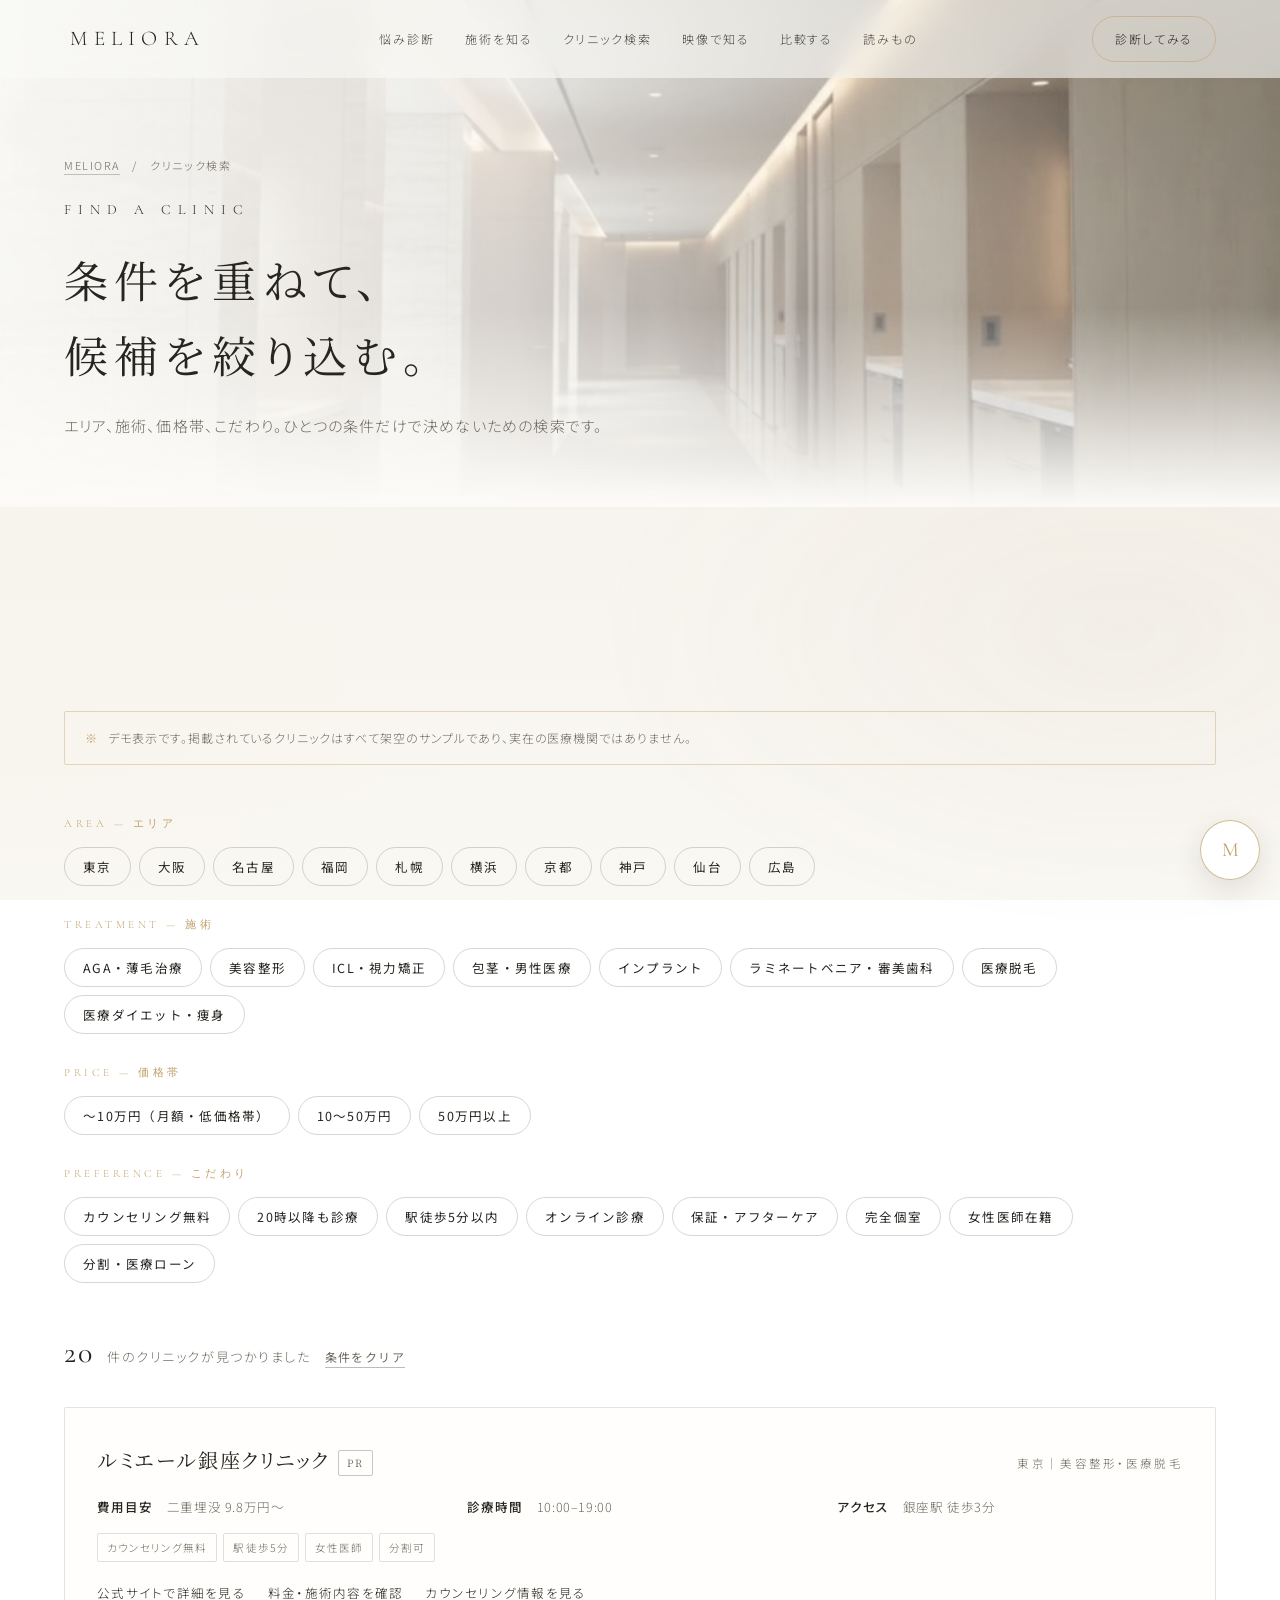
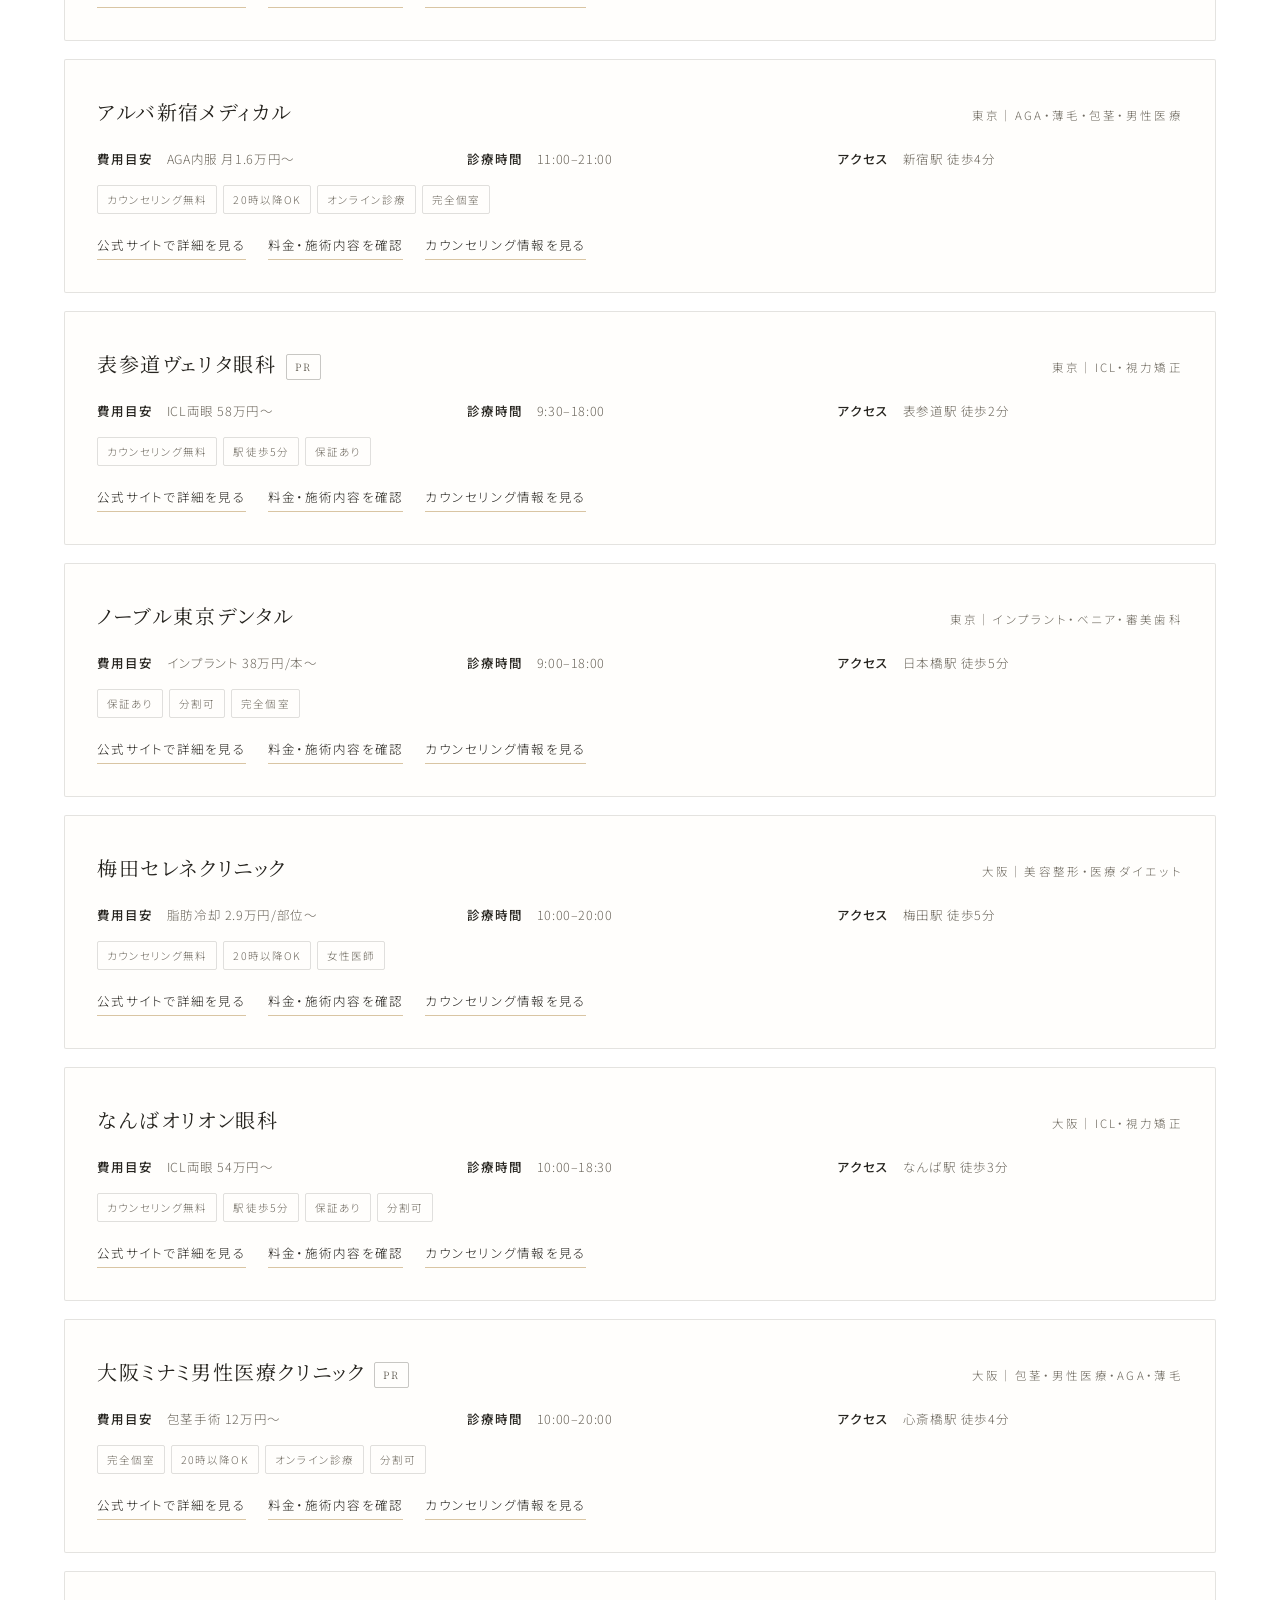
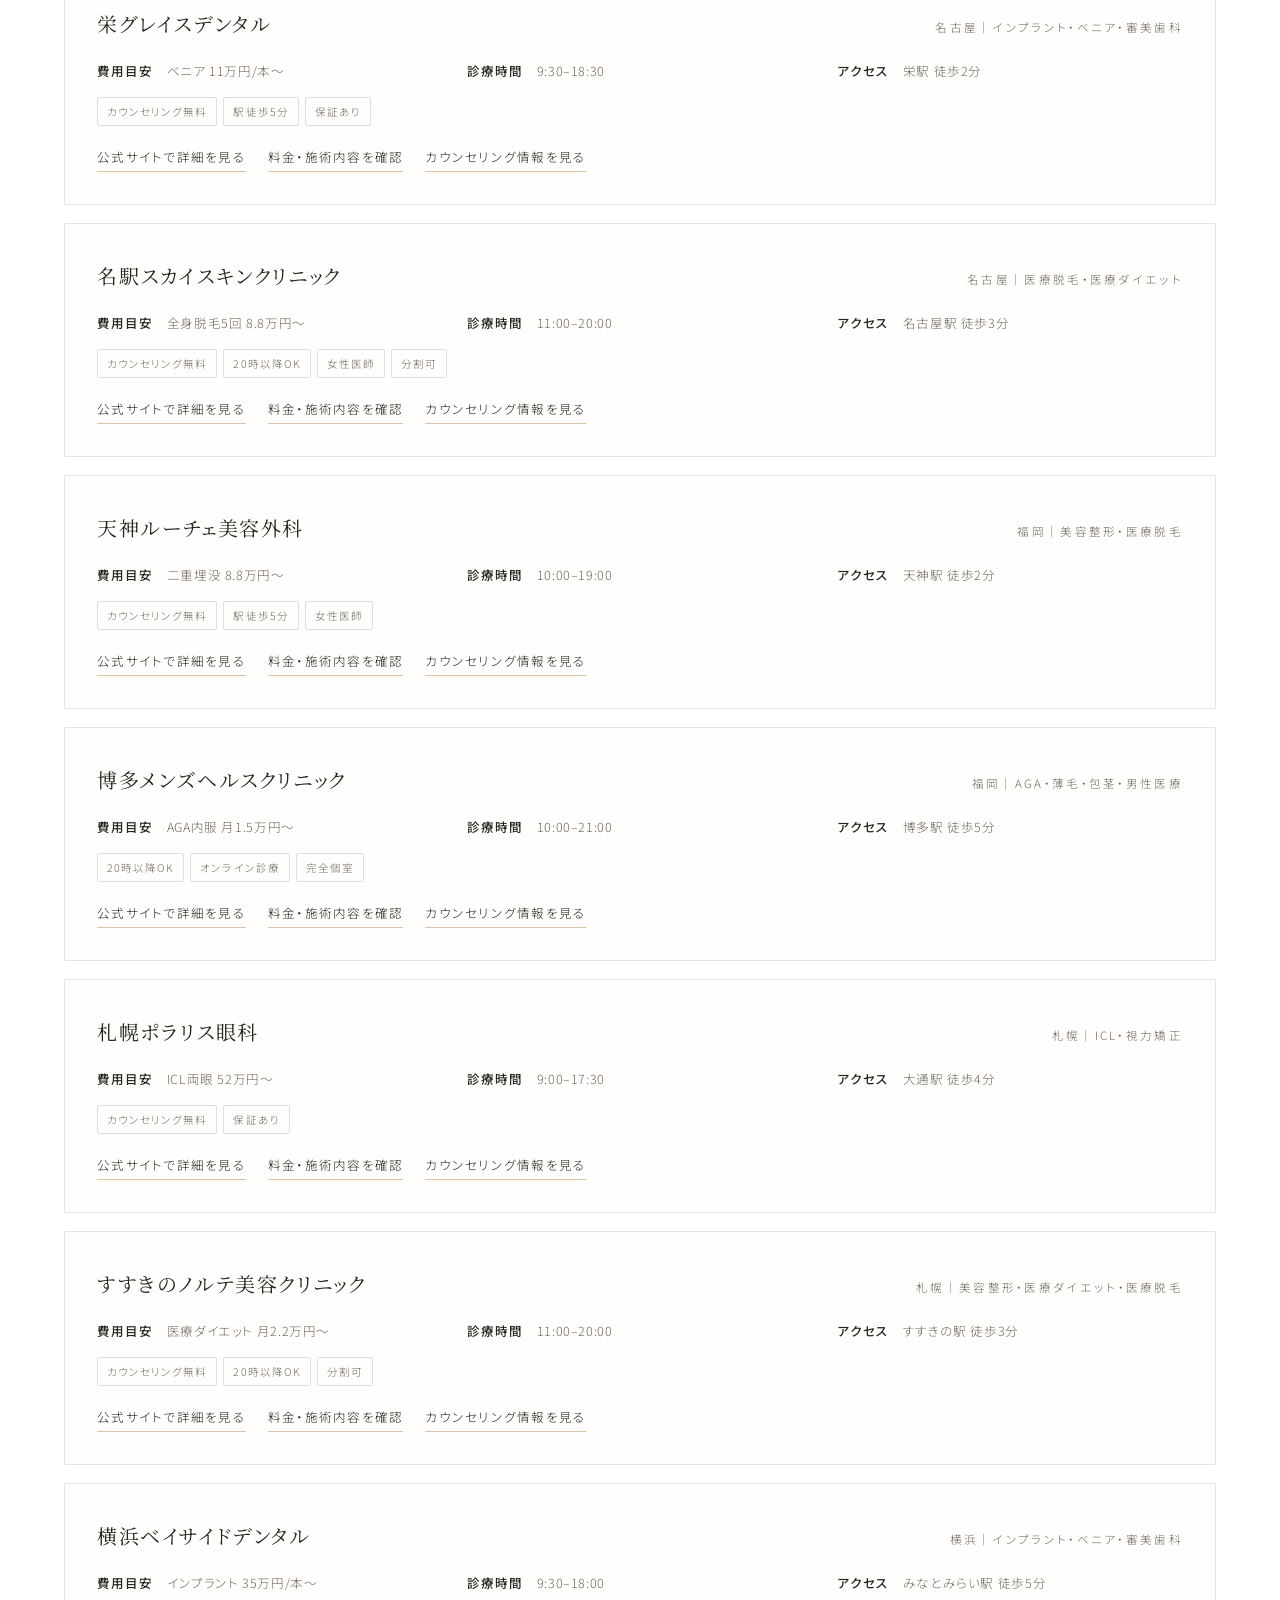
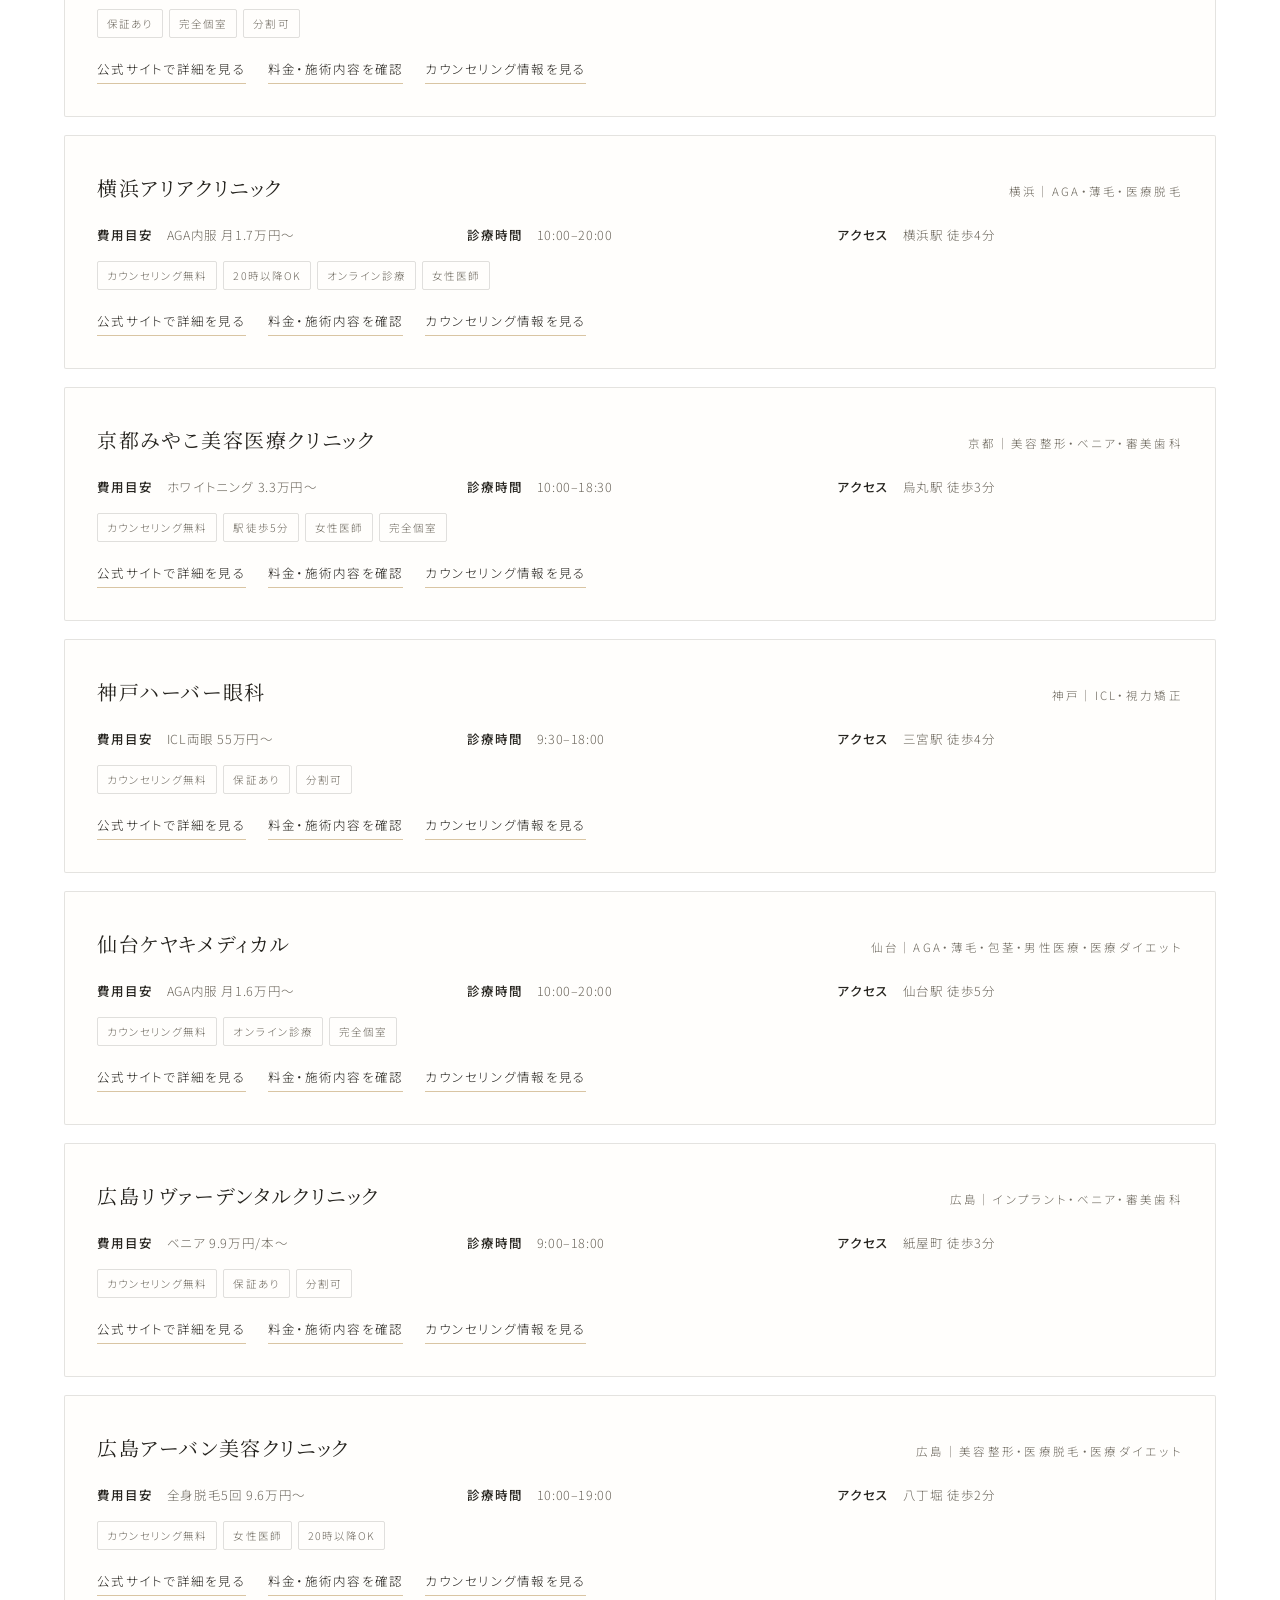
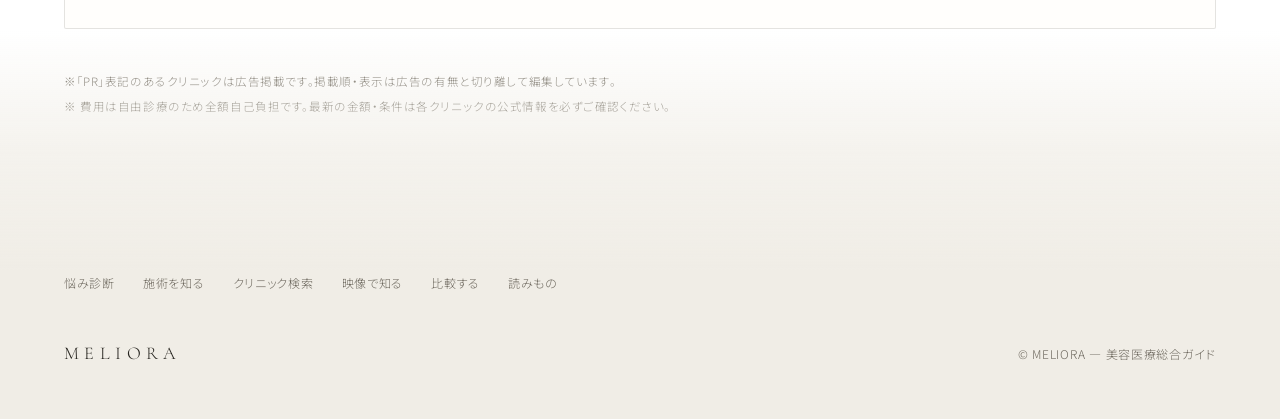
<file: search.html>
<!DOCTYPE html>
<html lang="ja">
<head>
<meta charset="UTF-8">
<meta name="viewport" content="width=device-width, initial-scale=1">
<title>クリニック検索｜MELIORA</title>
<meta name="description" content="エリア×施術×価格帯×こだわり条件でクリニックを横断検索。料金・保証・アクセス・診療時間を同じ基準で比較できます。MELIORA クリニック検索データベース。">
<meta name="robots" content="noindex"><!-- デモ公開中はnoindex。本番公開時に削除 -->
<link rel="preconnect" href="https://fonts.googleapis.com">
<link rel="preconnect" href="https://fonts.gstatic.com" crossorigin>
<link href="https://fonts.googleapis.com/css2?family=Cormorant+Garamond:ital,wght@0,400;0,500;0,600;1,400&family=Noto+Serif+JP:wght@300;400;500&family=Noto+Sans+JP:wght@300;400;500&display=swap" rel="stylesheet">
<link rel="stylesheet" href="assets/style.css">
</head>
<body>
<div class="bg-canvas" aria-hidden="true"></div>
<div class="bg-aurora" aria-hidden="true"></div>
<div class="bg-grain" aria-hidden="true"></div>

<header class="header js-header">
  <a class="logo" href="index.html">MELIORA</a>
  <nav class="nav" aria-label="メイン">
    <a href="shindan.html">悩み診断</a>
    <a href="treatment-aga.html">施術を知る</a>
    <a href="search.html">クリニック検索</a>
    <a href="videos.html">映像で知る</a>
    <a href="index.html#compare">比較する</a>
    <a href="index.html#knowledge">読みもの</a>
  </nav>
  <a class="btn" href="shindan.html">診断してみる</a>
</header>

<main id="top">

<section class="page-hero section-dark section-dark--top" aria-label="クリニック検索">
  <div class="hero-visual" aria-hidden="true">
    <!-- 要差替: VIDEO 07 高級感のあるクリニック空間の映像 -->
    <video class="hero-photo hero-settle" autoplay muted loop playsinline preload="metadata" poster="assets/img/clinic-v.jpg" aria-hidden="true" style="filter:grayscale(.2) saturate(.75) contrast(1.02) brightness(1.04)"><source src="assets/video/clinic.mp4" type="video/mp4"></video>
    <div class="hero-shade"></div>
    <div class="light-drift hero-light" style="background:radial-gradient(44% 54% at 66% 40%, rgba(224,196,158,.18) 0%, rgba(224,196,158,0) 60%)"></div>
    <div class="hero-vignette"></div>
  </div>
  <div class="inner">
    <p class="breadcrumb reveal"><a href="index.html">MELIORA</a>　/　クリニック検索</p>
    <p class="hero-en reveal">Find a Clinic</p>
    <h1 class="reveal" style="animation-delay:100ms">条件を重ねて、<br>候補を絞り込む。</h1>
    <p class="hero-sub reveal" style="animation-delay:200ms">エリア、施術、価格帯、こだわり。ひとつの条件だけで決めないための検索です。</p>
  </div>
</section>

<section style="padding-top:clamp(120px,16vw,240px)">
  <div class="inner">
    <p class="demo-note reveal">デモ表示です。掲載されているクリニックはすべて架空のサンプルであり、実在の医療機関ではありません。<!-- 要差替: 実データ投入時にこの注記を削除 --></p>

    <div class="filter-panel reveal" style="animation-delay:120ms">
      <div class="filter-group">
        <p class="fg-label">Area — エリア</p>
        <div class="filter-row--wrap" data-group="city">
          <button class="fchip" data-v="tokyo">東京</button>
          <button class="fchip" data-v="osaka">大阪</button>
          <button class="fchip" data-v="nagoya">名古屋</button>
          <button class="fchip" data-v="fukuoka">福岡</button>
          <button class="fchip" data-v="sapporo">札幌</button>
          <button class="fchip" data-v="yokohama">横浜</button>
          <button class="fchip" data-v="kyoto">京都</button>
          <button class="fchip" data-v="kobe">神戸</button>
          <button class="fchip" data-v="sendai">仙台</button>
          <button class="fchip" data-v="hiroshima">広島</button>
        </div>
      </div>
      <div class="filter-group">
        <p class="fg-label">Treatment — 施術</p>
        <div class="filter-row--wrap" data-group="cat">
          <button class="fchip" data-v="aga">AGA・薄毛治療</button>
          <button class="fchip" data-v="seikei">美容整形</button>
          <button class="fchip" data-v="icl">ICL・視力矯正</button>
          <button class="fchip" data-v="mens">包茎・男性医療</button>
          <button class="fchip" data-v="implant">インプラント</button>
          <button class="fchip" data-v="veneer">ラミネートベニア・審美歯科</button>
          <button class="fchip" data-v="datsumo">医療脱毛</button>
          <button class="fchip" data-v="diet">医療ダイエット・痩身</button>
        </div>
      </div>
      <div class="filter-group">
        <p class="fg-label">Price — 価格帯</p>
        <div class="filter-row--wrap" data-group="band">
          <button class="fchip" data-v="low">〜10万円（月額・低価格帯）</button>
          <button class="fchip" data-v="mid">10〜50万円</button>
          <button class="fchip" data-v="high">50万円以上</button>
        </div>
      </div>
      <div class="filter-group">
        <p class="fg-label">Preference — こだわり</p>
        <div class="filter-row--wrap" data-group="feat">
          <button class="fchip" data-v="counseling">カウンセリング無料</button>
          <button class="fchip" data-v="night">20時以降も診療</button>
          <button class="fchip" data-v="station">駅徒歩5分以内</button>
          <button class="fchip" data-v="online">オンライン診療</button>
          <button class="fchip" data-v="guarantee">保証・アフターケア</button>
          <button class="fchip" data-v="private">完全個室</button>
          <button class="fchip" data-v="women">女性医師在籍</button>
          <button class="fchip" data-v="installment">分割・医療ローン</button>
        </div>
      </div>
    </div>

    <div class="count-line"><strong id="js-count">0</strong><span>件のクリニックが見つかりました</span><button class="reset-link" id="js-reset" type="button">条件をクリア</button></div>
    <div class="result-grid" id="js-results" aria-live="polite"></div>
    <div class="empty-note" id="js-empty" hidden>条件に合うクリニックが見つかりませんでした。条件を減らして再度お試しください。</div>

    <p class="cmp-note" style="margin-top:40px">
      ※「PR」表記のあるクリニックは広告掲載です。掲載順・表示は広告の有無と切り離して編集しています。<br>
      ※ 費用は自由診療のため全額自己負担です。最新の金額・条件は各クリニックの公式情報を必ずご確認ください。
    </p>
  </div>
</section>

</main>

<footer class="footer">
  <div class="footer-inner">
    <nav class="footer-nav" aria-label="フッター">
      <a href="shindan.html">悩み診断</a>
      <a href="treatment-aga.html">施術を知る</a>
      <a href="search.html">クリニック検索</a>
      <a href="videos.html">映像で知る</a>
      <a href="index.html#compare">比較する</a>
      <a href="index.html#knowledge">読みもの</a>
    </nav>
    <div class="footer-base">
      <span class="footer-logo">MELIORA</span>
      <span>© MELIORA — 美容医療総合ガイド</span>
    </div>
  </div>
</footer>

<div class="cta-fixed"><a class="btn" href="shindan.html">悩みから診断する</a></div>

<script src="assets/main.js"></script>
<script src="assets/chatbot.js"></script>
<script>
(function(){
  'use strict';
  /* ▼ サンプルデータ（すべて架空。要差替: 実クリニックデータ） */
  var CATS = {aga:"AGA・薄毛",seikei:"美容整形",icl:"ICL・視力矯正",mens:"包茎・男性医療",implant:"インプラント",veneer:"ベニア・審美歯科",datsumo:"医療脱毛",diet:"医療ダイエット"};
  var CITY = {tokyo:"東京",osaka:"大阪",nagoya:"名古屋",fukuoka:"福岡",sapporo:"札幌",yokohama:"横浜",kyoto:"京都",kobe:"神戸",sendai:"仙台",hiroshima:"広島"};
  var FEAT = {counseling:"カウンセリング無料",night:"20時以降OK",station:"駅徒歩5分",online:"オンライン診療",guarantee:"保証あり",private:"完全個室",women:"女性医師",installment:"分割可"};
  var DATA = [
    {name:"ルミエール銀座クリニック",city:"tokyo",cats:["seikei","datsumo"],band:"mid",price:"二重埋没 9.8万円〜",hours:"10:00–19:00",access:"銀座駅 徒歩3分",feats:["counseling","station","women","installment"],pr:true},
    {name:"アルバ新宿メディカル",city:"tokyo",cats:["aga","mens"],band:"low",price:"AGA内服 月1.6万円〜",hours:"11:00–21:00",access:"新宿駅 徒歩4分",feats:["counseling","night","online","private"],pr:false},
    {name:"表参道ヴェリタ眼科",city:"tokyo",cats:["icl"],band:"high",price:"ICL両眼 58万円〜",hours:"9:30–18:00",access:"表参道駅 徒歩2分",feats:["counseling","station","guarantee"],pr:true},
    {name:"ノーブル東京デンタル",city:"tokyo",cats:["implant","veneer"],band:"high",price:"インプラント 38万円/本〜",hours:"9:00–18:00",access:"日本橋駅 徒歩5分",feats:["guarantee","installment","private"],pr:false},
    {name:"梅田セレネクリニック",city:"osaka",cats:["seikei","diet"],band:"mid",price:"脂肪冷却 2.9万円/部位〜",hours:"10:00–20:00",access:"梅田駅 徒歩5分",feats:["counseling","night","women"],pr:false},
    {name:"なんばオリオン眼科",city:"osaka",cats:["icl"],band:"high",price:"ICL両眼 54万円〜",hours:"10:00–18:30",access:"なんば駅 徒歩3分",feats:["counseling","station","guarantee","installment"],pr:false},
    {name:"大阪ミナミ男性医療クリニック",city:"osaka",cats:["mens","aga"],band:"mid",price:"包茎手術 12万円〜",hours:"10:00–20:00",access:"心斎橋駅 徒歩4分",feats:["private","night","online","installment"],pr:true},
    {name:"栄グレイスデンタル",city:"nagoya",cats:["implant","veneer"],band:"mid",price:"ベニア 11万円/本〜",hours:"9:30–18:30",access:"栄駅 徒歩2分",feats:["counseling","station","guarantee"],pr:false},
    {name:"名駅スカイスキンクリニック",city:"nagoya",cats:["datsumo","diet"],band:"low",price:"全身脱毛5回 8.8万円〜",hours:"11:00–20:00",access:"名古屋駅 徒歩3分",feats:["counseling","night","women","installment"],pr:false},
    {name:"天神ルーチェ美容外科",city:"fukuoka",cats:["seikei","datsumo"],band:"mid",price:"二重埋没 8.8万円〜",hours:"10:00–19:00",access:"天神駅 徒歩2分",feats:["counseling","station","women"],pr:false},
    {name:"博多メンズヘルスクリニック",city:"fukuoka",cats:["aga","mens"],band:"low",price:"AGA内服 月1.5万円〜",hours:"10:00–21:00",access:"博多駅 徒歩5分",feats:["night","online","private"],pr:false},
    {name:"札幌ポラリス眼科",city:"sapporo",cats:["icl"],band:"high",price:"ICL両眼 52万円〜",hours:"9:00–17:30",access:"大通駅 徒歩4分",feats:["counseling","guarantee"],pr:false},
    {name:"すすきのノルテ美容クリニック",city:"sapporo",cats:["seikei","diet","datsumo"],band:"mid",price:"医療ダイエット 月2.2万円〜",hours:"11:00–20:00",access:"すすきの駅 徒歩3分",feats:["counseling","night","installment"],pr:false},
    {name:"横浜ベイサイドデンタル",city:"yokohama",cats:["implant","veneer"],band:"high",price:"インプラント 35万円/本〜",hours:"9:30–18:00",access:"みなとみらい駅 徒歩5分",feats:["guarantee","private","installment"],pr:false},
    {name:"横浜アリアクリニック",city:"yokohama",cats:["aga","datsumo"],band:"low",price:"AGA内服 月1.7万円〜",hours:"10:00–20:00",access:"横浜駅 徒歩4分",feats:["counseling","night","online","women"],pr:false},
    {name:"京都みやこ美容医療クリニック",city:"kyoto",cats:["seikei","veneer"],band:"mid",price:"ホワイトニング 3.3万円〜",hours:"10:00–18:30",access:"烏丸駅 徒歩3分",feats:["counseling","station","women","private"],pr:false},
    {name:"神戸ハーバー眼科",city:"kobe",cats:["icl"],band:"high",price:"ICL両眼 55万円〜",hours:"9:30–18:00",access:"三宮駅 徒歩4分",feats:["counseling","guarantee","installment"],pr:false},
    {name:"仙台ケヤキメディカル",city:"sendai",cats:["aga","mens","diet"],band:"low",price:"AGA内服 月1.6万円〜",hours:"10:00–20:00",access:"仙台駅 徒歩5分",feats:["counseling","online","private"],pr:false},
    {name:"広島リヴァーデンタルクリニック",city:"hiroshima",cats:["implant","veneer"],band:"mid",price:"ベニア 9.9万円/本〜",hours:"9:00–18:00",access:"紙屋町 徒歩3分",feats:["counseling","guarantee","installment"],pr:false},
    {name:"広島アーバン美容クリニック",city:"hiroshima",cats:["seikei","datsumo","diet"],band:"mid",price:"全身脱毛5回 9.6万円〜",hours:"10:00–19:00",access:"八丁堀 徒歩2分",feats:["counseling","women","night"],pr:false}
  ];

  var state = {city:[],cat:[],band:[],feat:[]};

  /* URLパラメータで初期絞り込み（index のカテゴリーカードから遷移） */
  var qs = new URLSearchParams(location.search);
  ['city','cat','band','feat'].forEach(function(k){
    var v = qs.get(k); if(v) state[k] = v.split(',').filter(Boolean);
  });

  var panel = document.querySelector('.filter-panel');
  panel.addEventListener('click', function(ev){
    var b = ev.target.closest('.fchip'); if(!b) return;
    var g = b.parentElement.dataset.group, v = b.dataset.v;
    var i = state[g].indexOf(v);
    if(i>=0) state[g].splice(i,1); else state[g].push(v);
    render();
  });
  document.getElementById('js-reset').addEventListener('click', function(){
    state = {city:[],cat:[],band:[],feat:[]}; render();
    history.replaceState(null,'',location.pathname);
  });

  function match(c){
    if(state.city.length && state.city.indexOf(c.city)<0) return false;
    if(state.cat.length && !state.cat.some(function(x){return c.cats.indexOf(x)>=0})) return false;
    if(state.band.length && state.band.indexOf(c.band)<0) return false;
    if(state.feat.length && !state.feat.every(function(x){return c.feats.indexOf(x)>=0})) return false;
    return true;
  }
  function esc(s){return s.replace(/[&<>"]/g,function(m){return {'&':'&amp;','<':'&lt;','>':'&gt;','"':'&quot;'}[m]})}

  function render(){
    /* チップの点灯状態を state と同期 */
    panel.querySelectorAll('[data-group]').forEach(function(row){
      var g = row.dataset.group;
      row.querySelectorAll('.fchip').forEach(function(b){
        b.classList.toggle('is-on', state[g].indexOf(b.dataset.v)>=0);
      });
    });
    var hit = DATA.filter(match);
    document.getElementById('js-count').textContent = hit.length;
    var box = document.getElementById('js-results');
    document.getElementById('js-empty').hidden = hit.length > 0;
    box.innerHTML = hit.map(function(c){
      return '<article class="clinic-card">'
        + '<div class="cc-head"><h3>'+esc(c.name)+(c.pr?'<span class="pr-badge">PR</span>':'')+'</h3>'
        + '<span class="cc-city">'+CITY[c.city]+'｜'+c.cats.map(function(x){return CATS[x]}).join('・')+'</span></div>'
        + '<div class="cc-meta"><span><b>費用目安</b>　'+esc(c.price)+'</span><span><b>診療時間</b>　'+c.hours+'</span><span><b>アクセス</b>　'+esc(c.access)+'</span></div>'
        + '<div class="cc-tags">'+c.feats.map(function(x){return '<span>'+FEAT[x]+'</span>'}).join('')+'</div>'
        + '<div class="cc-actions">'
        + '<a href="#" '+(c.pr?'rel="sponsored nofollow"':'')+'>公式サイトで詳細を見る</a>'
        + '<a href="#">料金・施術内容を確認</a>'
        + '<a href="#">カウンセリング情報を見る</a>'
        + '</div></article>';
    }).join('');
  }
  render();
})();
</script>
</body>
</html>
</file>
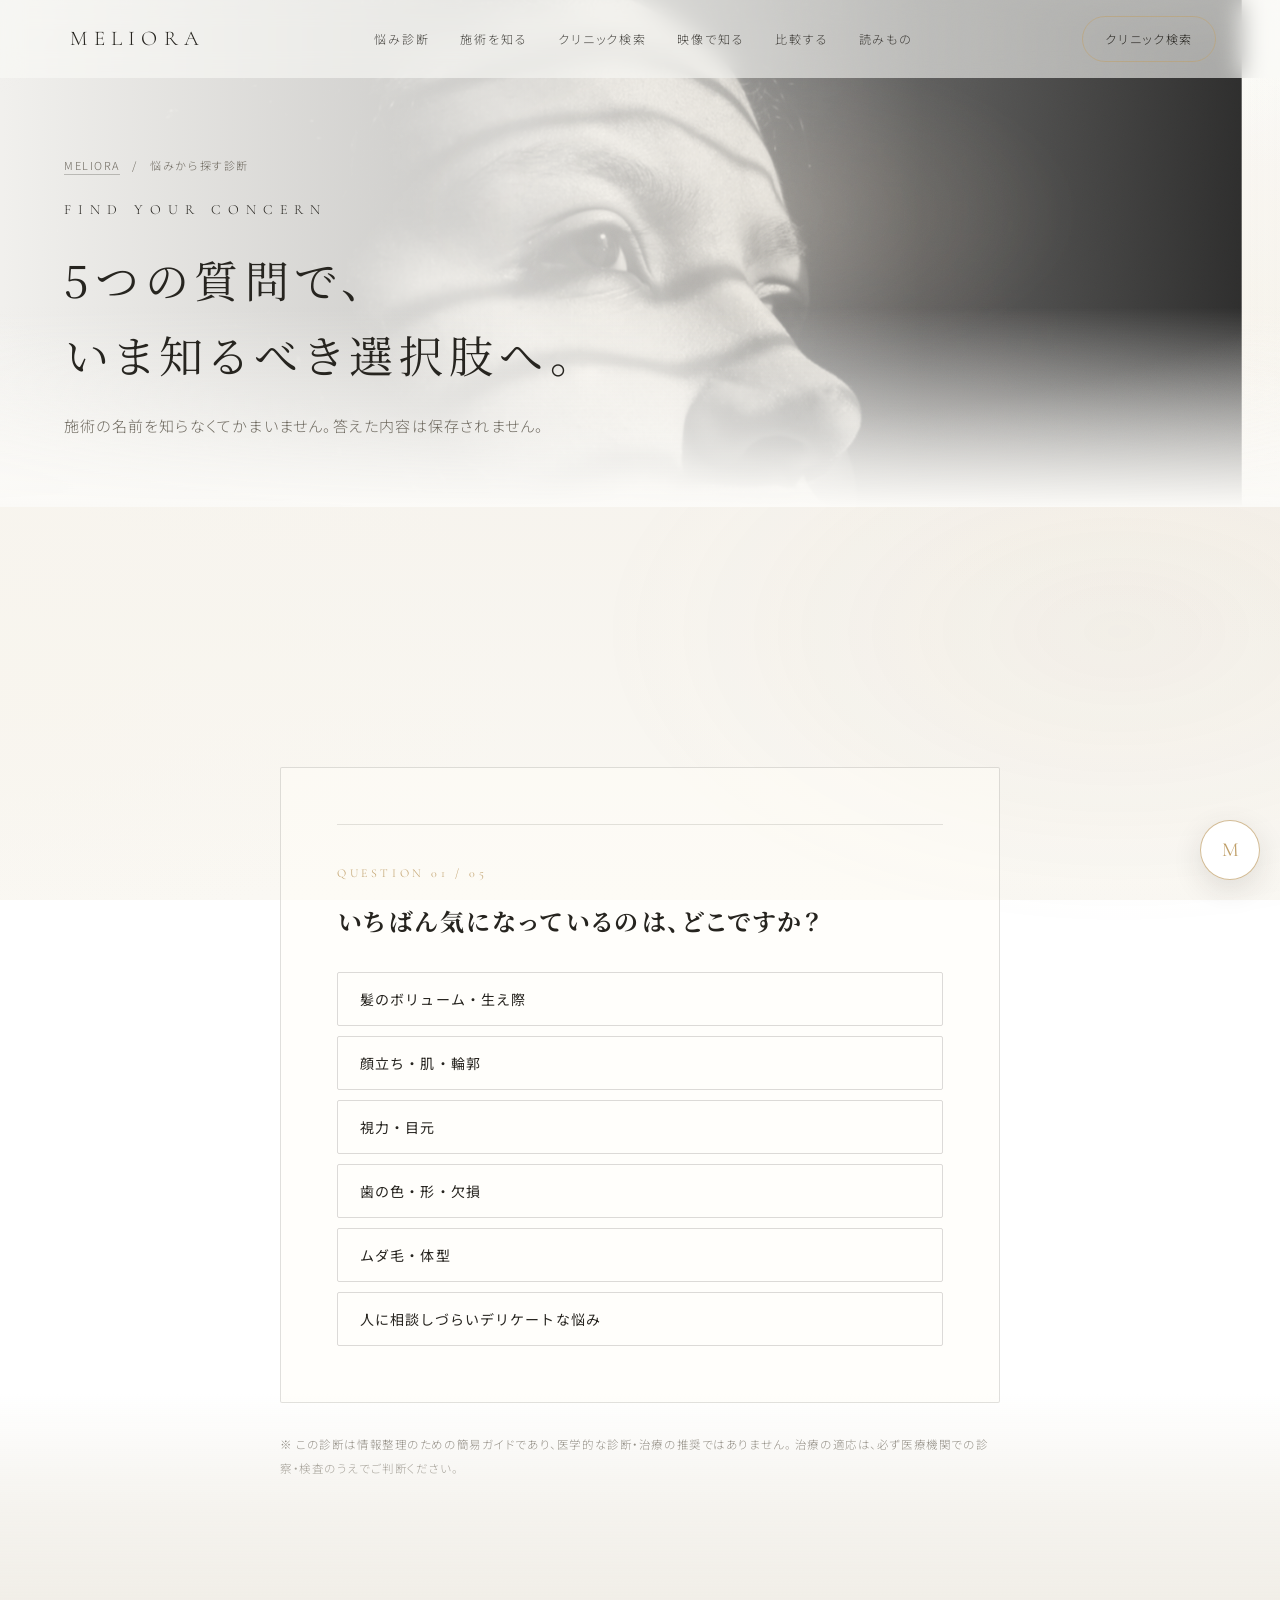
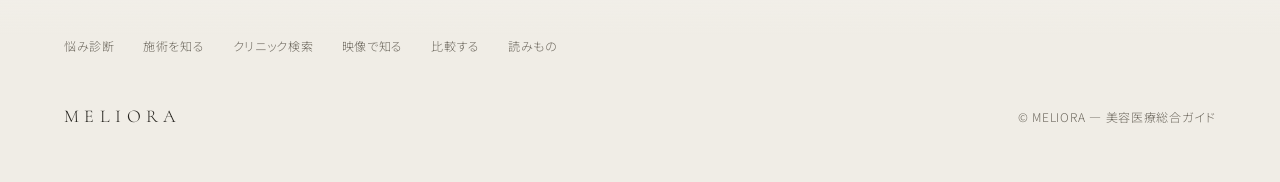
<file: shindan.html>
<!DOCTYPE html>
<html lang="ja">
<head>
<meta charset="UTF-8">
<meta name="viewport" content="width=device-width, initial-scale=1">
<title>悩みから探す診断｜MELIORA</title>
<meta name="description" content="5つの質問に答えるだけで、いま検討すべき美容医療のカテゴリーと、次に読むべきガイドをご案内します。施術名を知らなくても大丈夫です。">
<meta name="robots" content="noindex"><!-- デモ公開中はnoindex。本番公開時に削除 -->
<link rel="preconnect" href="https://fonts.googleapis.com">
<link rel="preconnect" href="https://fonts.gstatic.com" crossorigin>
<link href="https://fonts.googleapis.com/css2?family=Cormorant+Garamond:ital,wght@0,400;0,500;0,600;1,400&family=Noto+Serif+JP:wght@300;400;500&family=Noto+Sans+JP:wght@300;400;500&display=swap" rel="stylesheet">
<link rel="stylesheet" href="assets/style.css">
</head>
<body>
<div class="bg-canvas" aria-hidden="true"></div>
<div class="bg-aurora" aria-hidden="true"></div>
<div class="bg-grain" aria-hidden="true"></div>

<header class="header js-header">
  <a class="logo" href="index.html">MELIORA</a>
  <nav class="nav" aria-label="メイン">
    <a href="shindan.html">悩み診断</a>
    <a href="treatment-aga.html">施術を知る</a>
    <a href="search.html">クリニック検索</a>
    <a href="videos.html">映像で知る</a>
    <a href="index.html#compare">比較する</a>
    <a href="index.html#knowledge">読みもの</a>
  </nav>
  <a class="btn" href="search.html">クリニック検索</a>
</header>

<main id="top">

<section class="page-hero section-dark section-dark--top" aria-label="悩み診断">
  <div class="hero-visual" aria-hidden="true">
    <img class="hero-photo hero-settle" src="assets/img/face.jpg" alt="" style="filter:grayscale(1) sepia(.25) saturate(.9) contrast(1.0) brightness(.98);object-position:center 30%">
    <div class="hero-shade"></div>
    <div class="light-drift hero-light" style="background:radial-gradient(44% 54% at 58% 42%, rgba(224,196,158,.2) 0%, rgba(224,196,158,0) 60%)"></div>
    <div class="hero-vignette"></div>
  </div>
  <div class="inner">
    <p class="breadcrumb reveal"><a href="index.html">MELIORA</a>　/　悩みから探す診断</p>
    <p class="hero-en reveal">Find Your Concern</p>
    <h1 class="reveal" style="animation-delay:100ms">5つの質問で、<br>いま知るべき選択肢へ。</h1>
    <p class="hero-sub reveal" style="animation-delay:200ms">施術の名前を知らなくてかまいません。答えた内容は保存されません。</p>
  </div>
</section>

<section style="padding-top:clamp(120px,16vw,240px)">
  <div class="inner">
    <div class="quiz-frame reveal" id="js-quiz">
      <div class="quiz-progress" aria-hidden="true"><i id="js-bar" style="width:0%"></i></div>

      <div id="js-qbox">
        <p class="quiz-step" id="js-step">QUESTION 01 / 05</p>
        <h2 class="quiz-q" id="js-q"></h2>
        <div class="quiz-opts" id="js-opts"></div>
        <button class="reset-link quiz-back" id="js-back" type="button" hidden>← ひとつ前の質問に戻る</button>
      </div>

      <div class="quiz-result" id="js-result">
        <p class="quiz-step">RESULT</p>
        <p class="qr-cat" id="js-rcat"></p>
        <p class="qr-ja" id="js-rja"></p>
        <p style="margin-top:20px;font-size:13.5px;line-height:2.2;color:var(--ink-2);letter-spacing:.05em" id="js-rbody"></p>
        <ul class="qr-memo" id="js-rmemo"></ul>
        <div class="qr-actions" id="js-ractions"></div>
        <button class="reset-link quiz-back" id="js-retry" type="button">最初からやり直す</button>
      </div>
    </div>

    <p class="cmp-note" style="max-width:720px;margin:28px auto 0">
      ※ この診断は情報整理のための簡易ガイドであり、医学的な診断・治療の推奨ではありません。
      治療の適応は、必ず医療機関での診察・検査のうえでご判断ください。
    </p>
  </div>
</section>

</main>

<footer class="footer">
  <div class="footer-inner">
    <nav class="footer-nav" aria-label="フッター">
      <a href="shindan.html">悩み診断</a>
      <a href="treatment-aga.html">施術を知る</a>
      <a href="search.html">クリニック検索</a>
      <a href="videos.html">映像で知る</a>
      <a href="index.html#compare">比較する</a>
      <a href="index.html#knowledge">読みもの</a>
    </nav>
    <div class="footer-base">
      <span class="footer-logo">MELIORA</span>
      <span>© MELIORA — 美容医療総合ガイド</span>
    </div>
  </div>
</footer>

<script src="assets/main.js"></script>
<script src="assets/chatbot.js"></script>
<script>
(function(){
  'use strict';
  /* 診断ロジック: IIFE・保存なし・Enter誤送信なし（formを使わない） */
  var QS = [
    {q:"いちばん気になっているのは、どこですか？",
     opts:[["hair","髪のボリューム・生え際"],["face","顔立ち・肌・輪郭"],["eyes","視力・目元"],["teeth","歯の色・形・欠損"],["body","ムダ毛・体型"],["delicate","人に相談しづらいデリケートな悩み"]]},
    {q:"差し支えなければ、性別を教えてください。",
     opts:[["f","女性"],["m","男性"],["na","答えない"]]},
    {q:"費用のイメージに近いものはどれですか？",
     opts:[["monthly","月1〜3万円くらいの継続なら"],["mid","10〜30万円のまとまった費用"],["high","50万円以上でも納得できれば"],["unknown","まだ見当がつかない"]]},
    {q:"ダウンタイム（回復期間）はどのくらい取れますか？",
     opts:[["none","ほとんど取れない"],["days","2〜3日なら"],["week","1週間以上でも大丈夫"],["dk","わからない"]]},
    {q:"クリニック選びで、いちばん重視したいことは？",
     opts:[["price","費用の透明さ"],["record","実績・症例の多さ"],["access","通いやすさ"],["privacy","プライバシーへの配慮"]]}
  ];
  var LABEL = {monthly:"月1〜3万円の継続",mid:"10〜30万円",high:"50万円以上も視野",unknown:"費用感はこれから",
    none:"ダウンタイムはほぼ取れない",days:"ダウンタイムは2〜3日まで",week:"ダウンタイムは1週間以上OK",dk:"ダウンタイムは未定",
    price:"費用の透明さを重視",record:"実績・症例を重視",access:"通いやすさを重視",privacy:"プライバシーを重視"};
  var RESULT = {
    aga:{en:"HAIR / AGA",ja:"薄毛・AGA・FAGA・育毛",cat:"aga",
      body:"薄毛治療は、内服・外用・注入・植毛と選択肢の幅が広い分野です。月額の継続治療から始められるため、費用の全体像を最初に確認しておくことが大切です。",
      guide:"treatment-aga.html"},
    seikei:{en:"FACE / BEAUTY",ja:"美容整形・肌治療",cat:"seikei",
      body:"顔まわりの治療は、切らない施術から外科手術まで段階があります。ダウンタイムと費用のバランスで選択肢が大きく変わるため、複数の方法を比較してから検討するのが安全です。",
      guide:"index.html#treatments"},
    icl:{en:"EYES / ICL",ja:"ICL・視力矯正",cat:"icl",
      body:"視力矯正は適応検査の結果がすべての前提になります。ICL・レーシックそれぞれに向き不向きがあるため、費用より先に「自分が適応かどうか」を確かめる順番がおすすめです。",
      guide:"index.html#treatments"},
    dental:{en:"SMILE / DENTAL",ja:"インプラント・ラミネートベニア・審美歯科",cat:"implant,veneer",
      body:"歯の治療は1本単位で費用が決まるため、総額と保証年数の確認が最重要です。耐用年数・メンテナンス費まで含めて比較しましょう。",
      guide:"index.html#treatments"},
    body:{en:"BODY",ja:"医療脱毛・医療ダイエット・痩身",cat:"datsumo,diet",
      body:"身体の治療は回数・期間で総額が変わります。1回あたりの価格ではなく「completion（完了）までの総額」で比較するのがポイントです。",
      guide:"index.html#treatments"},
    mens:{en:"MEN'S",ja:"包茎手術・男性医療",cat:"mens",
      body:"デリケートな悩みこそ、プライバシー配慮と保証内容が判断基準になります。完全個室・オンライン診療対応のクリニックから比較を始めるのがおすすめです。",
      guide:"index.html#formen"}
  };

  var step = 0, ans = [];
  var qbox=document.getElementById('js-qbox'), rbox=document.getElementById('js-result');
  var bar=document.getElementById('js-bar');

  function show(){
    var q = QS[step];
    document.getElementById('js-step').textContent = 'QUESTION 0'+(step+1)+' / 05';
    document.getElementById('js-q').textContent = q.q;
    var box = document.getElementById('js-opts'); box.innerHTML='';
    q.opts.forEach(function(o){
      var b=document.createElement('button'); b.type='button'; b.className='quiz-opt'; b.textContent=o[1];
      b.addEventListener('click',function(){ ans[step]=o; step++;
        if(step>=QS.length) finish(); else show(); });
      box.appendChild(b);
    });
    document.getElementById('js-back').hidden = step===0;
    bar.style.width = (step/QS.length*100)+'%';
  }
  document.getElementById('js-back').addEventListener('click',function(){ if(step>0){step--; show();} });
  document.getElementById('js-retry').addEventListener('click',function(){ step=0; ans=[]; rbox.classList.remove('is-show'); qbox.hidden=false; show(); });

  function decide(){
    var part=ans[0][0], sex=ans[1][0];
    if(part==='delicate') return sex==='f' ? 'body' : 'mens';
    if(part==='hair') return 'aga';
    if(part==='face') return 'seikei';
    if(part==='eyes') return 'icl';
    if(part==='teeth') return 'dental';
    return 'body';
  }
  function finish(){
    bar.style.width='100%';
    var r = RESULT[decide()];
    qbox.hidden=true; rbox.classList.add('is-show');
    document.getElementById('js-rcat').textContent=r.en;
    document.getElementById('js-rja').textContent=r.ja;
    document.getElementById('js-rbody').textContent=r.body;
    var memo=document.getElementById('js-rmemo'); memo.innerHTML='';
    [ans[2],ans[3],ans[4]].forEach(function(a){
      if(!a||!LABEL[a[0]]) return;
      var li=document.createElement('li'); li.textContent='あなたの検討メモ： '+LABEL[a[0]]; memo.appendChild(li);
    });
    var act=document.getElementById('js-ractions'); act.innerHTML='';
    [['治療ガイドを読む',r.guide,'btn btn--solid'],
     ['この分野のクリニックを探す','search.html?cat='+r.cat,'btn'],
     ['比較の見方を知る','index.html#compare','btn']].forEach(function(x){
      var a=document.createElement('a'); a.className=x[2]; a.href=x[1]; a.textContent=x[0];
      a.style.color='var(--ink)'; act.appendChild(a);
    });
  }
  show();
})();
</script>
</body>
</html>
</file>
<file: assets/style.css>
/* =========================================================
   0. トークン
   Black / Charcoal / Warm Ivory / Stone Gray / Champagne Gold
   ========================================================= */
:root{
  --font-display:"Cormorant Garamond","Times New Roman",serif;
  --font-serif:"Noto Serif JP","Hiragino Mincho ProN",serif;
  --font-body:"Noto Sans JP","Hiragino Sans","Yu Gothic",sans-serif;

  --ivory:#f2ede3;          /* Warm Ivory: ページ地（.bg-canvas 中心色と一致） */
  --ivory-2:#ece6d9;
  --ink:#26241f;            /* アイボリー地の文字 */
  --ink-2:#6d685e;          /* Stone Gray 系 */
  --dark:#121114;           /* Black / Charcoal */
  --dark-2:#1a181c;
  --moon:#eee9df;           /* 濃色地の文字 */
  --moon-2:#a29d92;
  --gold:#c0a06a;           /* Champagne Gold: 極少量 */
  --gold-rgb:192,160,106;

  --ease:cubic-bezier(.22,1,.36,1);
  --dur:1100ms;
  --stagger:80ms;
  --radius:2px;
  --max:1180px;
  --gutter:clamp(20px,5vw,72px);
}
*{box-sizing:border-box;margin:0;padding:0}
html{scroll-behavior:smooth;-webkit-text-size-adjust:100%;overflow-x:clip}
body{
  font-family:var(--font-body);font-weight:300;color:var(--ink);background:transparent;
  line-height:2;letter-spacing:.04em;font-feature-settings:"palt";
  overflow-x:hidden;
}
img{max-width:100%;height:auto;display:block}
a{color:inherit;text-decoration:none}
ul{list-style:none}
::selection{background:rgba(var(--gold-rgb),.25)}

/* =========================================================
   処方A — ページ全体を1枚の連続背景（Warm Ivory基調）
   ========================================================= */
.bg-canvas{position:fixed;inset:0;z-index:-2;pointer-events:none;
  background:
    radial-gradient(120% 60% at 50% -10%, #f7f3ea 0%, rgba(247,243,234,0) 60%),
    radial-gradient(90% 55% at 106% 40%, #ede6d7 0%, rgba(237,230,215,0) 58%),
    radial-gradient(80% 55% at -6% 72%, #f0ebe0 0%, rgba(240,235,224,0) 60%),
    linear-gradient(180deg, #f2ede3 0%, #eee8dc 48%, #f1ebdf 100%);
}
/* 処方B — SVGグレイン（フィルム粒子）でバンディング撹拌 */
.bg-grain{position:fixed;inset:0;z-index:60;pointer-events:none;opacity:.042;mix-blend-mode:overlay;
  background-image:url("data:image/svg+xml,%3Csvg xmlns='http://www.w3.org/2000/svg' width='200' height='200'%3E%3Cfilter id='n'%3E%3CfeTurbulence type='fractalNoise' baseFrequency='.85' numOctaves='3' stitchTiles='stitch'/%3E%3C/filter%3E%3Crect width='200' height='200' filter='url(%23n)'/%3E%3C/svg%3E");
  background-size:200px 200px;}
section{background:transparent;position:relative;padding:clamp(88px,12vw,168px) var(--gutter)}
.inner{max-width:var(--max);margin:0 auto;position:relative}

/* 処方C — 濃色セクションは ±240px・3ストップの移行帯で溶かす */
.section-dark{color:var(--moon);isolation:isolate}
.section-dark::before{content:"";position:absolute;inset:-240px 0;z-index:-1;
  background:linear-gradient(180deg, rgba(18,17,20,0) 0%, rgba(18,17,20,.55) 120px, var(--dark) 240px, var(--dark) calc(100% - 240px), rgba(18,17,20,.55) calc(100% - 120px), rgba(18,17,20,0) 100%);}
.section-dark--top::before{inset:0 0 -240px 0;
  background:linear-gradient(180deg, var(--dark) 0%, var(--dark) calc(100% - 240px), rgba(18,17,20,.55) calc(100% - 120px), rgba(18,17,20,0) 100%);}
.section-dark--bottom::before{inset:-240px 0 0 0;
  background:linear-gradient(180deg, rgba(18,17,20,0) 0%, rgba(18,17,20,.55) 120px, var(--dark) 240px, var(--dark) 100%);}
.hairline{height:1px;opacity:.55;margin:0 var(--gutter);
  background:linear-gradient(90deg, transparent, rgba(var(--gold-rgb),.35), transparent)}

/* =========================================================
   処方D — ビジュアルの馴染ませ（共通グレード＋マスクフェード）
   ここでは写真の代わりに「光と影」の抽象グラデーションを使用。
   実写・映像差替時は同一クラスをそのまま適用すること。
   ========================================================= */
.vis{position:relative;isolation:isolate;overflow:hidden;border-radius:var(--radius);
  -webkit-mask-image:linear-gradient(180deg,transparent,#000 9%,#000 91%,transparent),linear-gradient(90deg,transparent,#000 7%,#000 93%,transparent);
  mask-image:linear-gradient(180deg,transparent,#000 9%,#000 91%,transparent),linear-gradient(90deg,transparent,#000 7%,#000 93%,transparent);
  -webkit-mask-composite:source-in;mask-composite:intersect;}
.vis>.vis-core{position:absolute;inset:0;transform:scale(1.04);
  transition:transform 1600ms var(--ease);
  filter:saturate(.9) contrast(1.03) brightness(1.02);}
.vis::after{content:"";position:absolute;inset:0;pointer-events:none;mix-blend-mode:multiply;
  background:linear-gradient(180deg, rgba(18,17,20,.06), rgba(18,17,20,.18))}
a:hover .vis>.vis-core, .cat-card:hover .vis>.vis-core{transform:scale(1.06)} /* ホバー約2%のみ */

/* 光と影の抽象ビジュアル（要差替: 実写映像/写真。VIDEO 01〜08 対応をコメントで明記） */
.vis--hair .vis-core{background:
  linear-gradient(118deg, rgba(201,164,110,0) 30%, rgba(201,164,110,.30) 46%, rgba(214,182,132,.44) 52%, rgba(201,164,110,.26) 58%, rgba(201,164,110,0) 74%),
  radial-gradient(120% 80% at 20% 96%, #1f1b17 0%, rgba(31,27,23,0) 70%),
  linear-gradient(160deg,#282420 0%,#161310 55%,#0e0c0a 100%)}
.vis--face .vis-core{background:
  radial-gradient(46% 120% at 24% 40%, rgba(224,200,172,.30) 0%, rgba(224,200,172,.10) 44%, rgba(224,200,172,0) 68%),
  radial-gradient(90% 90% at 90% 92%, #15131a 0%, rgba(21,19,26,0) 70%),
  linear-gradient(200deg,#232028 0%,#131116 60%,#0d0c10 100%)}
.vis--eyes .vis-core{background:
  radial-gradient(44% 7% at 52% 48%, rgba(216,228,234,.42) 0%, rgba(196,212,222,.16) 55%, rgba(196,212,222,0) 100%),
  radial-gradient(60% 34% at 55% 52%, rgba(178,198,210,.15) 0%, rgba(178,198,210,0) 62%),
  linear-gradient(170deg,#1b1f24 0%,#101318 60%,#0b0d10 100%)}
.vis--smile .vis-core{background:
  radial-gradient(70% 42% at 50% 72%, rgba(230,207,180,.32) 0%, rgba(230,207,180,.10) 46%, rgba(230,207,180,0) 66%),
  linear-gradient(190deg,#272220 0%,#151210 62%,#0d0b0a 100%)}
.vis--body .vis-core{background:
  radial-gradient(9% 46% at 64% 46%, rgba(216,210,198,.34) 0%, rgba(210,203,190,.14) 55%, rgba(210,203,190,0) 100%),
  radial-gradient(34% 60% at 60% 50%, rgba(210,203,190,.10) 0%, rgba(210,203,190,0) 62%),
  linear-gradient(150deg,#211f20 0%,#131213 58%,#0c0c0d 100%)}
.vis--men .vis-core{background:
  linear-gradient(105deg, rgba(18,17,20,0) 44%, rgba(190,168,128,.22) 50%, rgba(18,17,20,0) 56%),
  radial-gradient(80% 80% at 20% 20%, #1c1a1e 0%, rgba(28,26,30,0) 70%),
  linear-gradient(180deg,#19171b 0%,#100f12 60%,#0c0b0d 100%)}
.vis--clinic .vis-core{background:
  linear-gradient(90deg, rgba(226,210,184,.2) 0%, rgba(226,210,184,0) 30%),
  radial-gradient(70% 60% at 80% 30%, rgba(210,190,158,.18) 0%, rgba(210,190,158,0) 60%),
  linear-gradient(175deg,#242019 0%,#141210 62%,#0e0d0b 100%)}

/* =========================================================
   処方E — モーション（ゆっくり像を結ぶ）
   ========================================================= */
@keyframes reveal{from{opacity:0;transform:translateY(26px) scale(.988);filter:blur(7px)}to{opacity:1;transform:none;filter:blur(0)}}
.reveal{animation:reveal var(--dur) var(--ease) both;animation-play-state:paused}
.reveal.is-in{animation-play-state:running}
.stagger>*{animation:reveal var(--dur) var(--ease) both;animation-play-state:paused;animation-delay:calc(var(--i,0)*var(--stagger))}
.stagger.is-in>*{animation-play-state:running}

/* キー演出（1サイト1つ）: 「光がゆっくり差す」ライトドリフト
   コンセプト「選ぶ＝暗がりの中から、自分の輪郭が静かに現れる」の翻訳 */
@keyframes lightDrift{
  0%{transform:translate3d(-6%, -3%, 0) scale(1)}
  50%{transform:translate3d(5%, 3%, 0) scale(1.06)}
  100%{transform:translate3d(-6%, -3%, 0) scale(1)}
}
.light-drift{animation:lightDrift 36s ease-in-out infinite;will-change:transform}
@keyframes heroSettle{from{transform:scale(1.08)}to{transform:scale(1.02)}}
.hero-settle{animation:heroSettle 3200ms var(--ease) both}

/* 検証用QAモード（?qa=1）: モーションを即完了させて全要素を表示 */
.is-qa .reveal,.is-qa .stagger>*{animation:none!important;opacity:1!important;transform:none!important;filter:none!important}
.is-qa #loading{display:none}
.is-qa .light-drift,.is-qa .hero-settle{animation:none!important}
.is-qa .hero{min-height:860px}
.is-qa .final{min-height:760px}
@media (prefers-reduced-motion:reduce){
  .reveal,.stagger>*{animation:none!important;opacity:1!important;transform:none!important;filter:none!important}
  .light-drift,.hero-settle{animation:none!important}
  .js-parallax{transform:none!important}
  html{scroll-behavior:auto}
  #loading{display:none}
}

/* =========================================================
   1. ローディング — 暗幕にブランド名と金の水平線（1.2秒以内に開幕）
   ========================================================= */
#loading{position:fixed;inset:0;z-index:100;background:var(--dark);display:grid;place-items:center;
  transition:opacity 800ms var(--ease),visibility 0s 800ms}
#loading.is-done{opacity:0;visibility:hidden}
#loading .word{font-family:var(--font-display);font-size:clamp(26px,4.4vw,52px);letter-spacing:.34em;color:var(--moon);display:flex;overflow:hidden;padding-left:.34em}
#loading .word span{display:inline-block;transform:translateY(120%);animation:rise 900ms var(--ease) forwards;animation-delay:calc(var(--i)*55ms)}
@keyframes rise{to{transform:none}}
#loading .line{width:min(48vw,320px);height:1px;margin-top:26px;transform:scaleX(0);
  background:linear-gradient(90deg,transparent,rgba(var(--gold-rgb),.8),transparent);
  animation:lineGrow 900ms var(--ease) 300ms forwards}
@keyframes lineGrow{to{transform:scaleX(1)}}

/* =========================================================
   2. ヘッダー（backdrop-filter はここ1箇所のみ）
   ========================================================= */
.header{position:fixed;top:0;left:0;right:0;z-index:50;display:flex;align-items:center;justify-content:space-between;
  padding:16px var(--gutter);backdrop-filter:blur(12px);-webkit-backdrop-filter:blur(12px);
  background:rgba(18,17,20,.42);color:var(--moon);
  transition:background 800ms var(--ease)}
.header.on-light{background:rgba(242,237,227,.6);color:var(--ink)}
.header .logo{font-family:var(--font-display);font-size:21px;letter-spacing:.3em;padding-left:.3em}
.nav{display:flex;gap:30px;font-size:12px;letter-spacing:.16em}
.nav a{position:relative;padding:4px 0;opacity:.85}
.nav a::after{content:"";position:absolute;left:0;bottom:0;height:1px;width:100%;background:currentColor;transform:scaleX(0);transform-origin:right;transition:transform 600ms var(--ease)}
.nav a:hover::after{transform:scaleX(1);transform-origin:left}
.btn{display:inline-flex;align-items:center;justify-content:center;gap:10px;padding:14px 30px;border:1px solid rgba(var(--gold-rgb),.55);border-radius:999px;
  font-size:13px;letter-spacing:.14em;color:inherit;
  transition:background 700ms var(--ease),color 700ms var(--ease),border-color 700ms var(--ease)}
.btn:hover{background:var(--gold);border-color:var(--gold);color:#171410}
.btn--solid{background:rgba(var(--gold-rgb),.14)}
.header .btn{padding:10px 22px;font-size:12px}
@media (max-width:900px){.nav{display:none}}

/* =========================================================
   3. 見出し — 欧文ディスプレイ × 和文明朝の2層
   ========================================================= */
.h-display{font-family:var(--font-display);font-weight:400;line-height:1.02;letter-spacing:.04em;font-size:clamp(46px,8.4vw,124px)}
.h2{font-family:var(--font-display);font-weight:400;font-size:clamp(34px,4.6vw,64px);line-height:1.08;letter-spacing:.05em}
.h-ja{font-family:var(--font-serif);font-weight:400;font-size:clamp(19px,2.3vw,27px);line-height:1.9;letter-spacing:.12em;margin-top:16px}
.kicker{font-family:var(--font-display);font-size:12px;letter-spacing:.42em;color:var(--gold);margin-bottom:22px;text-transform:uppercase}
.lead{font-size:clamp(14px,1.35vw,16px);line-height:2.4;max-width:38em;color:var(--ink-2)}
.section-dark .lead{color:var(--moon-2)}
.bgword{position:absolute;z-index:-1;font-family:var(--font-display);font-weight:400;line-height:1;
  font-size:clamp(120px,22vw,340px);letter-spacing:.02em;opacity:.05;pointer-events:none;user-select:none;white-space:nowrap}
@media (max-width:767px){.bgword{display:none}}

/* =========================================================
   4. HERO — シネマティック（キー演出の在り処）
   ========================================================= */
.hero{min-height:100svh;display:grid;align-content:end;padding-bottom:clamp(72px,10vh,120px);overflow:clip}
.hero-visual{position:absolute;inset:0;z-index:-1;overflow:hidden}
/* 要差替: VIDEO 01（男女の静かなポートレート/24fps/slow dolly）。
   <video autoplay muted loop playsinline poster="..."> を .hero-film に置き、
   filter・vignette はそのまま適用する */
.hero-film{position:absolute;inset:-8%;filter:saturate(.9) contrast(1.05) brightness(.98);
  background:
    radial-gradient(52% 66% at 66% 40%, rgba(214,186,150,.30) 0%, rgba(214,186,150,0) 58%),
    radial-gradient(40% 52% at 30% 56%, rgba(180,168,158,.16) 0%, rgba(180,168,158,0) 60%),
    radial-gradient(120% 100% at 50% 118%, #060608 12%, rgba(6,6,8,0) 62%),
    linear-gradient(165deg, #232028 0%, #17151a 46%, #0d0c0f 100%);}
.hero-vignette{position:absolute;inset:0;background:radial-gradient(120% 90% at 50% 42%, rgba(6,6,8,0) 46%, rgba(6,6,8,.55) 100%)}
.hero .inner{width:100%}
.hero-copy h1{font-family:var(--font-serif);font-weight:400;color:var(--moon);
  font-size:clamp(30px,4.8vw,58px);line-height:1.7;letter-spacing:.14em}
.hero-en{font-family:var(--font-display);color:var(--moon);opacity:.6;font-size:clamp(12px,1.2vw,14px);letter-spacing:.5em;margin-bottom:26px;text-transform:uppercase}
.hero-sub{margin-top:26px;color:var(--moon-2);font-size:clamp(13px,1.3vw,15px);line-height:2.3;letter-spacing:.08em}
@media (max-width:600px){.hero-sub br{display:none}.hero-sub{max-width:34em}}
.hero-cta{display:flex;flex-wrap:wrap;gap:14px;margin-top:44px;color:var(--moon)}
.hero-scroll{position:absolute;right:var(--gutter);bottom:36px;display:flex;align-items:center;gap:14px;
  color:var(--moon-2);font-size:10px;letter-spacing:.4em;writing-mode:vertical-rl}
.hero-scroll::after{content:"";width:1px;height:64px;background:linear-gradient(180deg,rgba(var(--gold-rgb),.7),transparent)}

/* =========================================================
   5. カテゴリー — 人物の一部を切り取るシネマティックカード
   ========================================================= */
.cat-grid{display:grid;gap:clamp(14px,1.8vw,22px);grid-template-columns:repeat(3,1fr);margin-top:64px}
@media (max-width:1023px){.cat-grid{grid-template-columns:repeat(2,1fr)}}
@media (max-width:600px){.cat-grid{grid-template-columns:1fr}}
.cat-card{position:relative;display:block;aspect-ratio:4/5;color:var(--moon)}
@media (max-width:600px){.cat-card{aspect-ratio:16/10}}
.cat-card .vis{position:absolute;inset:0}
.cat-card .cat-label{position:absolute;left:26px;bottom:24px;z-index:1;
  transform:translateY(6px);transition:transform 900ms var(--ease)}
.cat-card:hover .cat-label{transform:none}
.cat-label .en{font-family:var(--font-display);font-size:clamp(24px,2.4vw,32px);letter-spacing:.2em}
.cat-label .ja{display:block;font-size:11.5px;letter-spacing:.14em;color:var(--moon-2);margin-top:8px;
  opacity:0;transform:translateY(8px);transition:opacity 900ms var(--ease),transform 900ms var(--ease)}
.cat-card:hover .cat-label .ja{opacity:1;transform:none}
.cat-card .cat-line{position:absolute;left:26px;bottom:14px;height:1px;width:34px;background:rgba(var(--gold-rgb),.7);
  transform:scaleX(0);transform-origin:left;transition:transform 900ms var(--ease)}
.cat-card:hover .cat-line{transform:scaleX(1)}

/* =========================================================
   6. 悩みから探す（Warm Ivoryゾーン）
   ========================================================= */
.concern-list{display:grid;grid-template-columns:repeat(2,1fr);gap:0;margin-top:56px;border-top:1px solid rgba(38,36,31,.1)}
@media (max-width:767px){.concern-list{grid-template-columns:1fr}}
.concern-list a{display:flex;align-items:baseline;justify-content:space-between;gap:16px;
  padding:26px 10px;border-bottom:1px solid rgba(38,36,31,.1);
  font-family:var(--font-serif);font-size:clamp(16px,1.7vw,20px);letter-spacing:.1em;
  transition:padding 700ms var(--ease),color 700ms var(--ease)}
.concern-list a:hover{padding-left:20px;color:#8a6f3e}
.concern-list a .tag{font-family:var(--font-display);font-size:11px;letter-spacing:.3em;color:var(--ink-2);white-space:nowrap}

/* =========================================================
   7. 治療ガイド（編集方針）
   ========================================================= */
.guide-grid{display:grid;grid-template-columns:5fr 7fr;gap:clamp(32px,5vw,80px);margin-top:64px;align-items:start}
@media (max-width:900px){.guide-grid{grid-template-columns:1fr}}
.guide-items{display:grid;grid-template-columns:repeat(2,1fr);gap:0;border-top:1px solid rgba(38,36,31,.1);counter-reset:gi}
.guide-items li{counter-increment:gi;padding:18px 8px;border-bottom:1px solid rgba(38,36,31,.1);
  font-size:13.5px;letter-spacing:.08em;display:flex;gap:14px;align-items:baseline}
.guide-items li::before{content:counter(gi,decimal-leading-zero);font-family:var(--font-display);font-size:12px;color:var(--gold);letter-spacing:.1em}
@media (max-width:600px){.guide-items{grid-template-columns:1fr}}
.note-frame{border:1px solid rgba(var(--gold-rgb),.4);padding:clamp(24px,3vw,40px);font-size:13px;line-height:2.2;color:var(--ink-2);letter-spacing:.06em}
.note-frame strong{font-weight:500;color:var(--ink);display:block;margin-bottom:10px;font-family:var(--font-serif);letter-spacing:.12em}

/* =========================================================
   8. クリニック検索
   ========================================================= */
.area-grid{display:grid;grid-template-columns:repeat(5,1fr);margin-top:56px;border-top:1px solid rgba(38,36,31,.1);border-left:1px solid rgba(38,36,31,.1)}
@media (max-width:767px){.area-grid{grid-template-columns:repeat(2,1fr)}}
.area-grid a{display:grid;place-items:center;gap:2px;padding:30px 8px;
  border-right:1px solid rgba(38,36,31,.1);border-bottom:1px solid rgba(38,36,31,.1);
  transition:background 700ms var(--ease)}
.area-grid a:hover{background:rgba(var(--gold-rgb),.08)}
.area-grid .en{font-family:var(--font-display);font-size:15px;letter-spacing:.24em}
.area-grid .ja{font-size:11px;letter-spacing:.2em;color:var(--ink-2)}
.filter-row{display:flex;flex-wrap:wrap;gap:10px;margin-top:34px}
.chip{font-size:12px;letter-spacing:.12em;padding:10px 20px;border:1px solid rgba(38,36,31,.18);border-radius:999px;
  transition:border-color 600ms var(--ease),color 600ms var(--ease)}
.chip:hover{border-color:var(--gold);color:#8a6f3e}

/* =========================================================
   9. 比較テーブル
   ========================================================= */
.cmp-wrap{margin-top:56px;overflow-x:auto;-webkit-overflow-scrolling:touch}
.cmp{width:100%;min-width:760px;border-collapse:collapse;font-size:13px;letter-spacing:.04em}
.cmp th,.cmp td{padding:18px 16px;text-align:left;vertical-align:top;border-bottom:1px solid rgba(38,36,31,.1);line-height:1.9}
.cmp thead th{font-family:var(--font-serif);font-weight:400;font-size:14.5px;letter-spacing:.1em;border-bottom:1px solid rgba(38,36,31,.28)}
.cmp tbody th{font-weight:400;color:var(--ink-2);font-size:12px;letter-spacing:.14em;white-space:nowrap;width:9em}
.pr-badge{display:inline-block;font-size:10px;letter-spacing:.2em;color:var(--ink-2);border:1px solid rgba(38,36,31,.25);
  border-radius:2px;padding:2px 8px;margin-left:10px;vertical-align:middle}
.cmp .link{border-bottom:1px solid rgba(var(--gold-rgb),.6);padding-bottom:2px;font-size:12.5px;letter-spacing:.08em;transition:color 600ms var(--ease)}
.cmp .link:hover{color:#8a6f3e}
.cmp-note{font-size:11.5px;color:var(--ink-2);margin-top:20px;line-height:2.1;letter-spacing:.05em}

/* =========================================================
   10. FOR MEN（濃色バンド）
   ========================================================= */
.men-grid{display:grid;grid-template-columns:1fr 1fr;gap:clamp(32px,5vw,80px);margin-top:64px;align-items:center}
@media (max-width:900px){.men-grid{grid-template-columns:1fr}}
.men-visual{aspect-ratio:4/5;position:relative}
@media (max-width:900px){.men-visual{aspect-ratio:16/10}}
.men-list{border-top:1px solid rgba(238,233,223,.14)}
.men-list a{display:flex;justify-content:space-between;align-items:baseline;gap:16px;padding:22px 8px;
  border-bottom:1px solid rgba(238,233,223,.14);font-family:var(--font-serif);font-size:16px;letter-spacing:.1em;
  transition:padding 700ms var(--ease),color 700ms var(--ease)}
.men-list a:hover{padding-left:18px;color:var(--gold)}
.men-list .arrow{font-family:var(--font-display);font-size:13px;color:var(--moon-2)}
.men-words{display:flex;gap:clamp(20px,4vw,48px);margin-top:40px;font-family:var(--font-display);
  font-size:12px;letter-spacing:.4em;color:var(--moon-2)}

/* =========================================================
   11. KNOWLEDGE — マガジン
   ========================================================= */
.mag-list{margin-top:56px;border-top:1px solid rgba(38,36,31,.1)}
.mag-list article{border-bottom:1px solid rgba(38,36,31,.1)}
.mag-list a{display:grid;grid-template-columns:9em 1fr auto;gap:clamp(16px,3vw,48px);align-items:baseline;
  padding:30px 8px;transition:background 700ms var(--ease)}
.mag-list a:hover{background:rgba(var(--gold-rgb),.06)}
@media (max-width:767px){.mag-list a{grid-template-columns:1fr;gap:8px}}
.mag-cat{font-family:var(--font-display);font-size:11px;letter-spacing:.3em;color:var(--gold);text-transform:uppercase}
.mag-title{font-family:var(--font-serif);font-size:clamp(16px,1.8vw,20px);letter-spacing:.08em;line-height:1.8}
.mag-meta{font-size:11px;color:var(--ink-2);letter-spacing:.1em;white-space:nowrap}

/* =========================================================
   12. 最終CTA・フッター
   ========================================================= */
.final{min-height:88svh;display:grid;place-items:center;text-align:center;overflow:clip}
.final-visual{position:absolute;inset:0;z-index:-1;overflow:hidden}
/* 要差替: VIDEO 08（男女が都市へ歩き出す後ろ姿・カメラは後方へ引く） */
.final-film{position:absolute;inset:-8%;filter:saturate(.88) contrast(1.05) brightness(.96);
  background:
    linear-gradient(180deg, rgba(214,186,150,.14) 0%, rgba(214,186,150,0) 34%),
    radial-gradient(50% 62% at 50% 38%, rgba(196,178,152,.20) 0%, rgba(196,178,152,0) 60%),
    linear-gradient(180deg,#1b191d 0%,#121114 52%,#0b0a0c 100%);}
.final h2{font-family:var(--font-serif);font-weight:400;color:var(--moon);
  font-size:clamp(24px,3.6vw,44px);line-height:2;letter-spacing:.16em}
.final .lead{margin:28px auto 0;color:var(--moon-2)}
.footer{position:relative;isolation:isolate;color:var(--moon-2);padding:0 var(--gutter) 48px;font-size:12px;letter-spacing:.06em}
.footer::before{content:"";position:absolute;inset:-240px 0 0 0;z-index:-1;
  background:linear-gradient(180deg, rgba(11,10,12,0) 0%, rgba(11,10,12,.55) 120px, #0b0a0c 240px, #0b0a0c 100%)}
.footer-inner{max-width:var(--max);margin:0 auto;display:grid;gap:40px}
.footer-policy{border:1px solid rgba(238,233,223,.14);padding:clamp(22px,3vw,36px);line-height:2.2;font-size:11.5px}
.footer-policy strong{display:block;color:var(--moon);font-weight:400;font-family:var(--font-serif);letter-spacing:.14em;margin-bottom:8px}
.footer-nav{display:flex;flex-wrap:wrap;gap:14px 28px}
.footer-nav a{transition:color 600ms var(--ease)}
.footer-nav a:hover{color:var(--gold)}
.footer-base{display:flex;flex-wrap:wrap;gap:16px;justify-content:space-between;align-items:baseline}
.footer-logo{font-family:var(--font-display);font-size:18px;letter-spacing:.3em;color:var(--moon)}

.cta-fixed{display:none}
@media (max-width:767px){
  .cta-fixed{display:flex;position:fixed;left:16px;right:16px;bottom:16px;z-index:40;gap:10px}
  .cta-fixed .btn{flex:1;background:rgba(18,17,20,.9);color:var(--moon);border-color:rgba(var(--gold-rgb),.5)}
}
/* =========================================================
   PHASE 2 — 下層ページ共通（page-hero）
   ========================================================= */
.page-hero{min-height:52svh;display:grid;align-content:end;padding-bottom:clamp(48px,7vh,80px);overflow:clip}
.page-hero .inner{width:100%}
.page-hero h1{font-family:var(--font-serif);font-weight:400;color:var(--moon);font-size:clamp(26px,3.6vw,44px);line-height:1.7;letter-spacing:.14em}
.page-hero .hero-en{margin-bottom:18px}
.page-hero .hero-sub{margin-top:18px}
.breadcrumb{font-size:11px;letter-spacing:.14em;color:var(--moon-2);margin-bottom:20px}
.breadcrumb a{border-bottom:1px solid rgba(238,233,223,.25);padding-bottom:1px}
.demo-note{border:1px solid rgba(var(--gold-rgb),.4);padding:14px 20px;font-size:12px;letter-spacing:.08em;color:var(--ink-2);
  display:flex;gap:10px;align-items:baseline;border-radius:var(--radius)}
.demo-note::before{content:"※";color:var(--gold)}

/* =========================================================
   PHASE 2 — クリニック検索（FUNCTION 01・02）
   ========================================================= */
.filter-panel{display:grid;gap:28px;margin-top:48px}
.filter-group .fg-label{font-family:var(--font-display);font-size:11px;letter-spacing:.32em;color:var(--gold);text-transform:uppercase;margin-bottom:12px}
.filter-row--wrap{display:flex;flex-wrap:wrap;gap:8px}
.fchip{font-size:12.5px;letter-spacing:.1em;padding:9px 18px;border:1px solid rgba(38,36,31,.18);border-radius:999px;background:transparent;
  cursor:pointer;color:var(--ink);font-family:var(--font-body);transition:border-color 500ms var(--ease),background 500ms var(--ease),color 500ms var(--ease)}
.fchip:hover{border-color:rgba(var(--gold-rgb),.7)}
.fchip.is-on{background:rgba(var(--gold-rgb),.14);border-color:var(--gold);color:#7d6435}
.count-line{margin-top:40px;font-size:13px;letter-spacing:.12em;color:var(--ink-2);display:flex;align-items:baseline;gap:14px}
.count-line strong{font-family:var(--font-display);font-size:30px;color:var(--ink);font-weight:400}
.result-grid{display:grid;gap:18px;margin-top:24px}
.clinic-card{border:1px solid rgba(38,36,31,.12);border-radius:var(--radius);padding:clamp(20px,3vw,32px);
  display:grid;gap:14px;background:rgba(255,253,248,.4);transition:border-color 600ms var(--ease)}
.clinic-card:hover{border-color:rgba(var(--gold-rgb),.6)}
.clinic-card .cc-head{display:flex;flex-wrap:wrap;align-items:baseline;gap:10px 14px;justify-content:space-between}
.clinic-card h3{font-family:var(--font-serif);font-weight:400;font-size:clamp(16px,1.8vw,20px);letter-spacing:.08em}
.cc-city{font-size:11.5px;letter-spacing:.2em;color:var(--ink-2)}
.cc-meta{display:grid;grid-template-columns:repeat(auto-fit,minmax(220px,1fr));gap:6px 24px;font-size:12.5px;color:var(--ink-2);letter-spacing:.05em}
.cc-meta b{font-weight:500;color:var(--ink);letter-spacing:.08em}
.cc-tags{display:flex;flex-wrap:wrap;gap:6px}
.cc-tags span{font-size:10.5px;letter-spacing:.1em;color:var(--ink-2);border:1px solid rgba(38,36,31,.14);border-radius:2px;padding:3px 9px}
.cc-actions{display:flex;flex-wrap:wrap;gap:10px 22px;padding-top:4px}
.cc-actions a{font-size:12.5px;letter-spacing:.1em;border-bottom:1px solid rgba(var(--gold-rgb),.6);padding-bottom:2px;transition:color 500ms var(--ease)}
.cc-actions a:hover{color:#8a6f3e}
.empty-note{margin-top:32px;padding:40px;text-align:center;font-size:13.5px;color:var(--ink-2);border:1px dashed rgba(38,36,31,.2);border-radius:var(--radius)}
.reset-link{background:none;border:none;cursor:pointer;font-family:var(--font-body);font-size:12px;letter-spacing:.12em;color:var(--ink-2);
  border-bottom:1px solid rgba(38,36,31,.3);padding:0 0 2px}
.reset-link:hover{color:#8a6f3e;border-color:rgba(var(--gold-rgb),.6)}

/* =========================================================
   PHASE 2 — 診断コンテンツ（FUNCTION 05）
   ========================================================= */
.quiz-frame{max-width:720px;margin:56px auto 0;border:1px solid rgba(38,36,31,.14);border-radius:var(--radius);
  padding:clamp(28px,5vw,56px);background:rgba(255,253,248,.5)}
.quiz-progress{height:1px;background:rgba(38,36,31,.12);margin-bottom:36px;position:relative}
.quiz-progress i{position:absolute;left:0;top:0;height:1px;background:var(--gold);transition:width 700ms var(--ease)}
.quiz-step{font-family:var(--font-display);font-size:12px;letter-spacing:.3em;color:var(--gold);margin-bottom:14px}
.quiz-q{font-family:var(--font-serif);font-size:clamp(18px,2.4vw,24px);letter-spacing:.1em;line-height:1.8;margin-bottom:30px}
.quiz-opts{display:grid;gap:10px}
.quiz-opt{text-align:left;font-family:var(--font-body);font-size:14px;letter-spacing:.08em;color:var(--ink);
  padding:16px 22px;border:1px solid rgba(38,36,31,.16);border-radius:var(--radius);background:transparent;cursor:pointer;
  transition:border-color 500ms var(--ease),background 500ms var(--ease),padding 500ms var(--ease)}
.quiz-opt:hover{border-color:var(--gold);background:rgba(var(--gold-rgb),.07);padding-left:30px}
.quiz-back{margin-top:24px}
.quiz-result{display:none}
.quiz-result.is-show{display:block}
.qr-cat{font-family:var(--font-display);font-size:clamp(26px,3.4vw,40px);letter-spacing:.16em;margin:6px 0 2px}
.qr-ja{font-family:var(--font-serif);font-size:15px;letter-spacing:.14em;color:var(--ink-2)}
.qr-memo{margin-top:28px;border-top:1px solid rgba(38,36,31,.1);padding-top:24px}
.qr-memo li{display:flex;gap:14px;padding:8px 0;font-size:13.5px;color:var(--ink-2);letter-spacing:.06em}
.qr-memo li::before{content:"—";color:var(--gold)}
.qr-actions{display:flex;flex-wrap:wrap;gap:12px;margin-top:32px}

/* =========================================================
   PHASE 2 — 治療ガイドLP（FUNCTION 04）
   ========================================================= */
.toc{display:flex;flex-wrap:wrap;gap:8px;margin-top:40px}
.toc a{font-size:11.5px;letter-spacing:.12em;padding:8px 16px;border:1px solid rgba(238,233,223,.25);border-radius:999px;color:var(--moon-2);
  transition:border-color 500ms var(--ease),color 500ms var(--ease)}
.toc a:hover{border-color:var(--gold);color:var(--moon)}
.md-grid{display:grid;grid-template-columns:1fr 1fr;gap:clamp(20px,3vw,40px);margin-top:48px}
@media (max-width:767px){.md-grid{grid-template-columns:1fr}}
.md-frame{border:1px solid rgba(38,36,31,.14);border-radius:var(--radius);padding:clamp(22px,3vw,36px)}
.md-frame h3{font-family:var(--font-serif);font-weight:400;font-size:16px;letter-spacing:.14em;margin-bottom:16px;display:flex;gap:10px;align-items:baseline}
.md-frame h3::before{content:"";width:22px;height:1px;background:var(--gold);align-self:center}
.md-frame li{display:flex;gap:12px;padding:7px 0;font-size:13.5px;line-height:1.9;color:var(--ink-2);letter-spacing:.05em}
.md-frame li::before{content:"・";color:var(--gold)}
.tx-step{counter-reset:tx;display:grid;gap:0;margin-top:48px;border-top:1px solid rgba(38,36,31,.1)}
.tx-step>div{counter-increment:tx;display:grid;grid-template-columns:64px 1fr;gap:20px;padding:26px 8px;border-bottom:1px solid rgba(38,36,31,.1)}
.tx-step>div::before{content:counter(tx,decimal-leading-zero);font-family:var(--font-display);font-size:22px;color:var(--gold)}
.tx-step h3{font-family:var(--font-serif);font-weight:400;font-size:16.5px;letter-spacing:.12em;margin-bottom:8px}
.tx-step p{font-size:13.5px;color:var(--ink-2);line-height:2.1;letter-spacing:.05em}
.faq{margin-top:48px;border-top:1px solid rgba(38,36,31,.1)}
.faq details{border-bottom:1px solid rgba(38,36,31,.1)}
.faq summary{cursor:pointer;padding:22px 8px;font-family:var(--font-serif);font-size:15.5px;letter-spacing:.1em;list-style:none;display:flex;justify-content:space-between;gap:16px}
.faq summary::-webkit-details-marker{display:none}
.faq summary::after{content:"+";font-family:var(--font-display);color:var(--gold);font-size:18px}
.faq details[open] summary::after{content:"−"}
.faq .faq-a{padding:0 8px 24px;font-size:13.5px;color:var(--ink-2);line-height:2.2;letter-spacing:.05em;max-width:52em}
.review-grid{display:grid;grid-template-columns:repeat(auto-fit,minmax(260px,1fr));gap:18px;margin-top:48px}
.review-card{border:1px solid rgba(38,36,31,.12);border-radius:var(--radius);padding:24px 26px;font-size:13px;line-height:2.1;color:var(--ink-2);letter-spacing:.05em;background:rgba(255,253,248,.4)}
.review-card .rv-head{display:flex;justify-content:space-between;gap:10px;font-size:11.5px;letter-spacing:.12em;color:var(--ink-2);margin-bottom:12px}
.review-card .rv-head b{font-weight:500;color:var(--ink)}
.is-qa .page-hero{min-height:520px}

/* =========================================================
   PHASE 3 — 写真レイヤー（全画像に共通グレード＋カテゴリ別補正）
   画像: Unsplash License（商用可・クレジット不要）
   ========================================================= */
.vis-img{position:absolute;inset:0;width:100%;height:100%;object-fit:cover;
  filter:grayscale(.4) saturate(.7) contrast(1.05) brightness(.85)}
.vis-img--face{filter:grayscale(1) sepia(.3) saturate(.85) contrast(1.02) brightness(.78)}
.vis-img--eyes{filter:grayscale(.6) saturate(.45) contrast(1.02) brightness(.62)}
.vis-img--smile{filter:grayscale(.55) saturate(.5) contrast(1.02) brightness(.8)}
.vis-img--body{filter:grayscale(.55) saturate(.5) sepia(.12) contrast(1.02) brightness(.72)}
.vis-shade{position:absolute;inset:0;background:linear-gradient(180deg,rgba(18,17,20,.06) 30%,rgba(18,17,20,.68) 100%)}
/* 写真カードでは従来の光グラデーションを screen 合成の「光」として重ねる */
.vis--photo .vis-core{mix-blend-mode:screen;opacity:.85}

.hero-photo{position:absolute;inset:-4% ;width:108%;height:108%;object-fit:cover;
  filter:grayscale(.35) saturate(.7) contrast(1.06) brightness(.85)}
.hero-shade{position:absolute;inset:0;background:linear-gradient(180deg,rgba(13,12,15,.3) 0%,rgba(13,12,15,.5) 55%,rgba(9,9,11,.82) 100%)}
.hero-light{position:absolute;inset:0;mix-blend-mode:screen}

/* =========================================================
   PHASE 3 — 背景装飾（オーロラ光・金の環）
   ========================================================= */
.bg-aurora{position:fixed;inset:-22%;z-index:-1;pointer-events:none;opacity:.55;
  background:
    radial-gradient(36% 30% at 24% 32%, rgba(192,160,106,.11) 0%, rgba(192,160,106,0) 70%),
    radial-gradient(42% 34% at 76% 64%, rgba(168,148,124,.09) 0%, rgba(168,148,124,0) 70%);
  animation:aurora 52s ease-in-out infinite alternate}
@keyframes aurora{from{transform:translate3d(-2%,-1.5%,0) scale(1)}to{transform:translate3d(2.5%,2%,0) scale(1.06)}}
.ring{position:absolute;border-radius:50%;pointer-events:none;z-index:-1;
  border:1px dashed rgba(192,160,106,.3);animation:ringSpin 140s linear infinite}
.ring--solid{border-style:solid;border-color:rgba(192,160,106,.16);animation-duration:200s}
@keyframes ringSpin{to{transform:rotate(360deg)}}
@media (prefers-reduced-motion:reduce){.bg-aurora,.ring{animation:none!important}}
.is-qa .bg-aurora,.is-qa .ring{animation:none!important}

/* =========================================================
   PHASE 3 — MOVIE（YouTube ライトエンベッド）
   ========================================================= */
.yt-grid{display:grid;grid-template-columns:repeat(3,1fr);gap:clamp(18px,2.5vw,30px);margin-top:56px}
@media (max-width:1023px){.yt-grid{grid-template-columns:repeat(2,1fr)}}
@media (max-width:600px){.yt-grid{grid-template-columns:1fr}}
.yt{display:grid;gap:14px;align-content:start}
.yt-frame{position:relative;aspect-ratio:16/9;overflow:hidden;border-radius:var(--radius);isolation:isolate;background:#0d0c0f}
.yt-thumb{position:absolute;inset:0;width:100%;height:100%;display:block;border:0;padding:0;cursor:pointer;background:#0d0c0f}
.yt-thumb img{width:100%;height:100%;object-fit:cover;filter:grayscale(.85) saturate(.6) contrast(1.03) brightness(.72);transition:transform 1600ms var(--ease),filter 900ms var(--ease)}
.yt-thumb:hover img{transform:scale(1.03);filter:grayscale(.1) saturate(.85) contrast(1.03) brightness(.95)}
.yt-thumb::after{content:"";position:absolute;inset:0;background:linear-gradient(180deg,rgba(13,12,15,.05) 55%,rgba(13,12,15,.55) 100%)}
.yt-play{position:absolute;left:50%;top:50%;width:64px;height:64px;transform:translate(-50%,-50%);z-index:1;
  border:1px solid rgba(238,233,223,.75);border-radius:50%;
  background:rgba(13,12,15,.45);backdrop-filter:none;
  transition:background 600ms var(--ease),border-color 600ms var(--ease)}
.yt-play::before{content:"";position:absolute;left:53%;top:50%;transform:translate(-50%,-50%);
  border-style:solid;border-width:9px 0 9px 15px;border-color:transparent transparent transparent rgba(238,233,223,.95)}
.yt-thumb:hover .yt-play{background:rgba(192,160,106,.5);border-color:var(--gold)}
.yt-frame iframe{position:absolute;inset:0;width:100%;height:100%;border:0}
.yt-title{font-family:var(--font-serif);font-size:14.5px;line-height:1.9;letter-spacing:.06em}
.yt-ch{font-size:11px;letter-spacing:.12em;color:var(--ink-2)}
.section-dark .yt-ch{color:var(--moon-2)}
.yt-cat{font-family:var(--font-display);font-size:10.5px;letter-spacing:.3em;color:var(--gold);text-transform:uppercase}
.yt-note{font-size:11.5px;color:var(--ink-2);line-height:2.1;letter-spacing:.05em;margin-top:28px}
.yt-filter{display:flex;flex-wrap:wrap;gap:8px;margin-top:44px}

/* =========================================================
   PHASE 3 — コンシェルジュ・チャットボット
   ========================================================= */
.cb-fab{position:fixed;right:20px;bottom:20px;z-index:70;width:60px;height:60px;border-radius:50%;
  border:1px solid rgba(var(--gold-rgb),.65);background:rgba(18,17,20,.92);color:var(--moon);cursor:pointer;
  display:grid;place-items:center;transition:background 600ms var(--ease),transform 600ms var(--ease)}
.cb-fab:hover{background:#1f1d22;transform:translateY(-2px)}
.cb-fab .cb-ico{font-family:var(--font-display);font-size:20px;letter-spacing:0;color:var(--gold)}
.cb-fab .cb-lbl{position:absolute;bottom:-20px;font-size:9px;letter-spacing:.2em;color:var(--ink-2);white-space:nowrap}
@media (max-width:767px){.cb-fab{bottom:84px}}
.cb-panel{position:fixed;right:20px;bottom:92px;z-index:71;width:min(360px,calc(100vw - 40px));
  max-height:min(560px,calc(100vh - 130px));display:none;flex-direction:column;
  background:#141317;color:var(--moon);border:1px solid rgba(var(--gold-rgb),.4);border-radius:6px;overflow:hidden;
  box-shadow:0 24px 60px rgba(0,0,0,.45)}
.cb-panel.is-open{display:flex}
@media (max-width:767px){.cb-panel{bottom:156px}}
.cb-head{padding:16px 20px;border-bottom:1px solid rgba(238,233,223,.12);display:flex;justify-content:space-between;align-items:baseline}
.cb-head b{font-family:var(--font-display);font-weight:400;font-size:14px;letter-spacing:.28em}
.cb-head span{font-size:10px;letter-spacing:.14em;color:var(--moon-2)}
.cb-close{background:none;border:0;color:var(--moon-2);cursor:pointer;font-size:16px;padding:0 0 0 12px}
.cb-body{flex:1;overflow-y:auto;padding:18px;display:grid;gap:12px;align-content:start}
.cb-msg{max-width:86%;padding:12px 16px;font-size:12.5px;line-height:2;letter-spacing:.04em;border-radius:4px}
.cb-msg--bot{background:#1d1b21;border:1px solid rgba(238,233,223,.08);justify-self:start}
.cb-msg--user{background:rgba(var(--gold-rgb),.16);border:1px solid rgba(var(--gold-rgb),.3);justify-self:end}
.cb-msg a{color:var(--gold);border-bottom:1px solid rgba(var(--gold-rgb),.5);padding-bottom:1px}
.cb-quick{display:flex;flex-wrap:wrap;gap:8px;justify-self:start;max-width:100%}
.cb-quick button{font-family:var(--font-body);font-size:11px;letter-spacing:.1em;color:var(--moon);
  padding:8px 14px;border:1px solid rgba(238,233,223,.25);border-radius:999px;background:transparent;cursor:pointer;
  transition:border-color 500ms var(--ease),background 500ms var(--ease)}
.cb-quick button:hover{border-color:var(--gold);background:rgba(var(--gold-rgb),.12)}
.cb-foot{border-top:1px solid rgba(238,233,223,.12);padding:12px;display:flex;gap:8px}
.cb-foot input{flex:1;background:#1d1b21;border:1px solid rgba(238,233,223,.15);border-radius:4px;
  color:var(--moon);font-family:var(--font-body);font-size:13px;padding:10px 14px;letter-spacing:.04em}
.cb-foot input:focus{outline:none;border-color:rgba(var(--gold-rgb),.6)}
.cb-foot button{font-family:var(--font-body);font-size:12px;letter-spacing:.1em;color:#171410;background:var(--gold);
  border:0;border-radius:4px;padding:10px 18px;cursor:pointer;transition:opacity 500ms var(--ease)}
.cb-foot button:hover{opacity:.85}
.cb-note{font-size:9.5px;color:var(--moon-2);letter-spacing:.06em;padding:0 14px 12px;line-height:1.8}

/* =========================================================
   LIGHT THEME — 白基調・明るいトーンへの全面転換（後勝ち上書き）
   ダークに戻す場合はこのブロックを削除する
   ========================================================= */
:root{
  --moon:#26241f;          /* 旧・濃色地の文字 → ink と同化 */
  --moon-2:#6d685e;
  --ivory:#fbfaf7;
  --ivory-2:#f4f1ea;
}
.bg-canvas{background:
  radial-gradient(120% 60% at 50% -10%, #ffffff 0%, rgba(255,255,255,0) 60%),
  radial-gradient(90% 55% at 106% 40%, #f6f2ea 0%, rgba(246,242,234,0) 58%),
  radial-gradient(80% 55% at -6% 72%, #f8f5ee 0%, rgba(248,245,238,0) 60%),
  linear-gradient(180deg, #fbfaf7 0%, #f6f3ed 48%, #faf8f3 100%)}
.bg-aurora{opacity:.7}

/* 濃色バンドを全廃 — ページ全体を1枚の白いキャンバスに */
.section-dark::before,.section-dark--top::before,.section-dark--bottom::before{display:none}
.section-dark{color:var(--ink)}
.section-dark .lead{color:var(--ink-2)}

/* ヘッダー・ローディング */
.header{background:rgba(251,250,247,.6);color:var(--ink)}
.header.on-light{background:rgba(251,250,247,.6);color:var(--ink)}
#loading{background:#fbfaf7}
#loading .word{color:var(--ink)}

/* ヒーロー: 写真の上に白のベールを重ね、光で満たす */
.hero-shade{background:linear-gradient(90deg, rgba(251,250,247,.96) 0%, rgba(251,250,247,.8) 40%, rgba(251,250,247,.38) 72%, rgba(251,250,247,.16) 100%)}
.hero-vignette{background:radial-gradient(130% 100% at 50% 40%, rgba(251,250,247,0) 44%, rgba(251,250,247,.66) 100%)}
.hero-photo{filter:grayscale(.3) saturate(.78) contrast(1.02) brightness(1.04)}
@media (max-width:767px){
  .hero-shade{background:linear-gradient(180deg, rgba(251,250,247,.94) 0%, rgba(251,250,247,.72) 55%, rgba(251,250,247,.4) 100%)}
}

/* カテゴリーカード: 白いギャラリーに掛かる陰影写真（ラベルは写真上なので白のまま） */
.vis-img{filter:grayscale(.35) saturate(.75) contrast(1.03) brightness(.98)}
.cat-card{color:#f6f3ec}
.cat-card .cat-label .ja{color:rgba(246,243,236,.72)}
.men-visual{color:#f6f3ec}

/* 罫線・ボーダーをライト地用に */
.breadcrumb a{border-bottom-color:rgba(38,36,31,.25)}
.men-list{border-top-color:rgba(38,36,31,.12)}
.men-list a{border-bottom-color:rgba(38,36,31,.12)}
.men-list .arrow{color:var(--ink-2)}
.men-words{color:var(--ink-2)}
.toc a{border-color:rgba(38,36,31,.18);color:var(--ink-2)}
.toc a:hover{border-color:var(--gold);color:#8a6f3e}
.yt-ch{color:var(--ink-2)}

/* フッター: 淡いウォームグレーの帯 */
.footer{color:var(--ink-2)}
.footer::before{background:linear-gradient(180deg, rgba(240,237,230,0) 0%, rgba(240,237,230,.7) 120px, #f0ede6 240px, #f0ede6 100%)}
.footer-policy{border-color:rgba(38,36,31,.14)}
.footer-policy strong{color:var(--ink)}
.footer-logo{color:var(--ink)}

/* モバイル固定CTA */
@media (max-width:767px){
  .cta-fixed .btn{background:rgba(251,250,247,.95);color:var(--ink);border-color:rgba(192,160,106,.6)}
}

/* チャットボット: ライトパネル */
.cb-fab{background:rgba(255,255,255,.94);color:var(--ink);border-color:rgba(192,160,106,.7);
  box-shadow:0 10px 30px rgba(38,36,31,.12)}
.cb-fab:hover{background:#ffffff}
.cb-panel{background:#ffffff;color:var(--ink);border-color:rgba(192,160,106,.4);
  box-shadow:0 24px 60px rgba(38,36,31,.16)}
.cb-head{border-bottom-color:rgba(38,36,31,.1)}
.cb-head span{color:var(--ink-2)}
.cb-close{color:var(--ink-2)}
.cb-msg--bot{background:#f6f3ed;border-color:rgba(38,36,31,.06)}
.cb-msg--user{background:rgba(192,160,106,.14);border-color:rgba(192,160,106,.35)}
.cb-msg a{color:#8a6f3e}
.cb-quick button{color:var(--ink);border-color:rgba(38,36,31,.2)}
.cb-quick button:hover{border-color:var(--gold);background:rgba(192,160,106,.1)}
.cb-foot{border-top-color:rgba(38,36,31,.1)}
.cb-foot input{background:#f8f6f1;border-color:rgba(38,36,31,.15);color:var(--ink)}
.cb-note{color:var(--ink-2)}

/* LIGHT THEME 追補: カード額装・カテゴリ別フィルタ再定義・写真下端の溶け込み */
.vis{-webkit-mask-image:none;mask-image:none;border-radius:3px}
.vis-shade{background:linear-gradient(180deg,rgba(18,17,20,.05) 30%,rgba(18,17,20,.74) 100%)}
.cat-label{text-shadow:0 1px 14px rgba(10,10,12,.5)}
.vis-img--face{filter:grayscale(1) sepia(.28) saturate(.9) contrast(1.0) brightness(.92)}
.vis-img--eyes{filter:grayscale(.68) saturate(.4) contrast(1.0) brightness(.8)}
.vis-img--smile{filter:grayscale(.5) saturate(.6) contrast(1.0) brightness(.95)}
.vis-img--body{filter:grayscale(.62) saturate(.42) sepia(.1) contrast(1.0) brightness(.82)}
.hero-visual::after{content:"";position:absolute;left:0;right:0;bottom:0;height:200px;z-index:1;pointer-events:none;
  background:linear-gradient(0deg,#fbfaf7 0%,rgba(251,250,247,0) 100%)}
</file>
